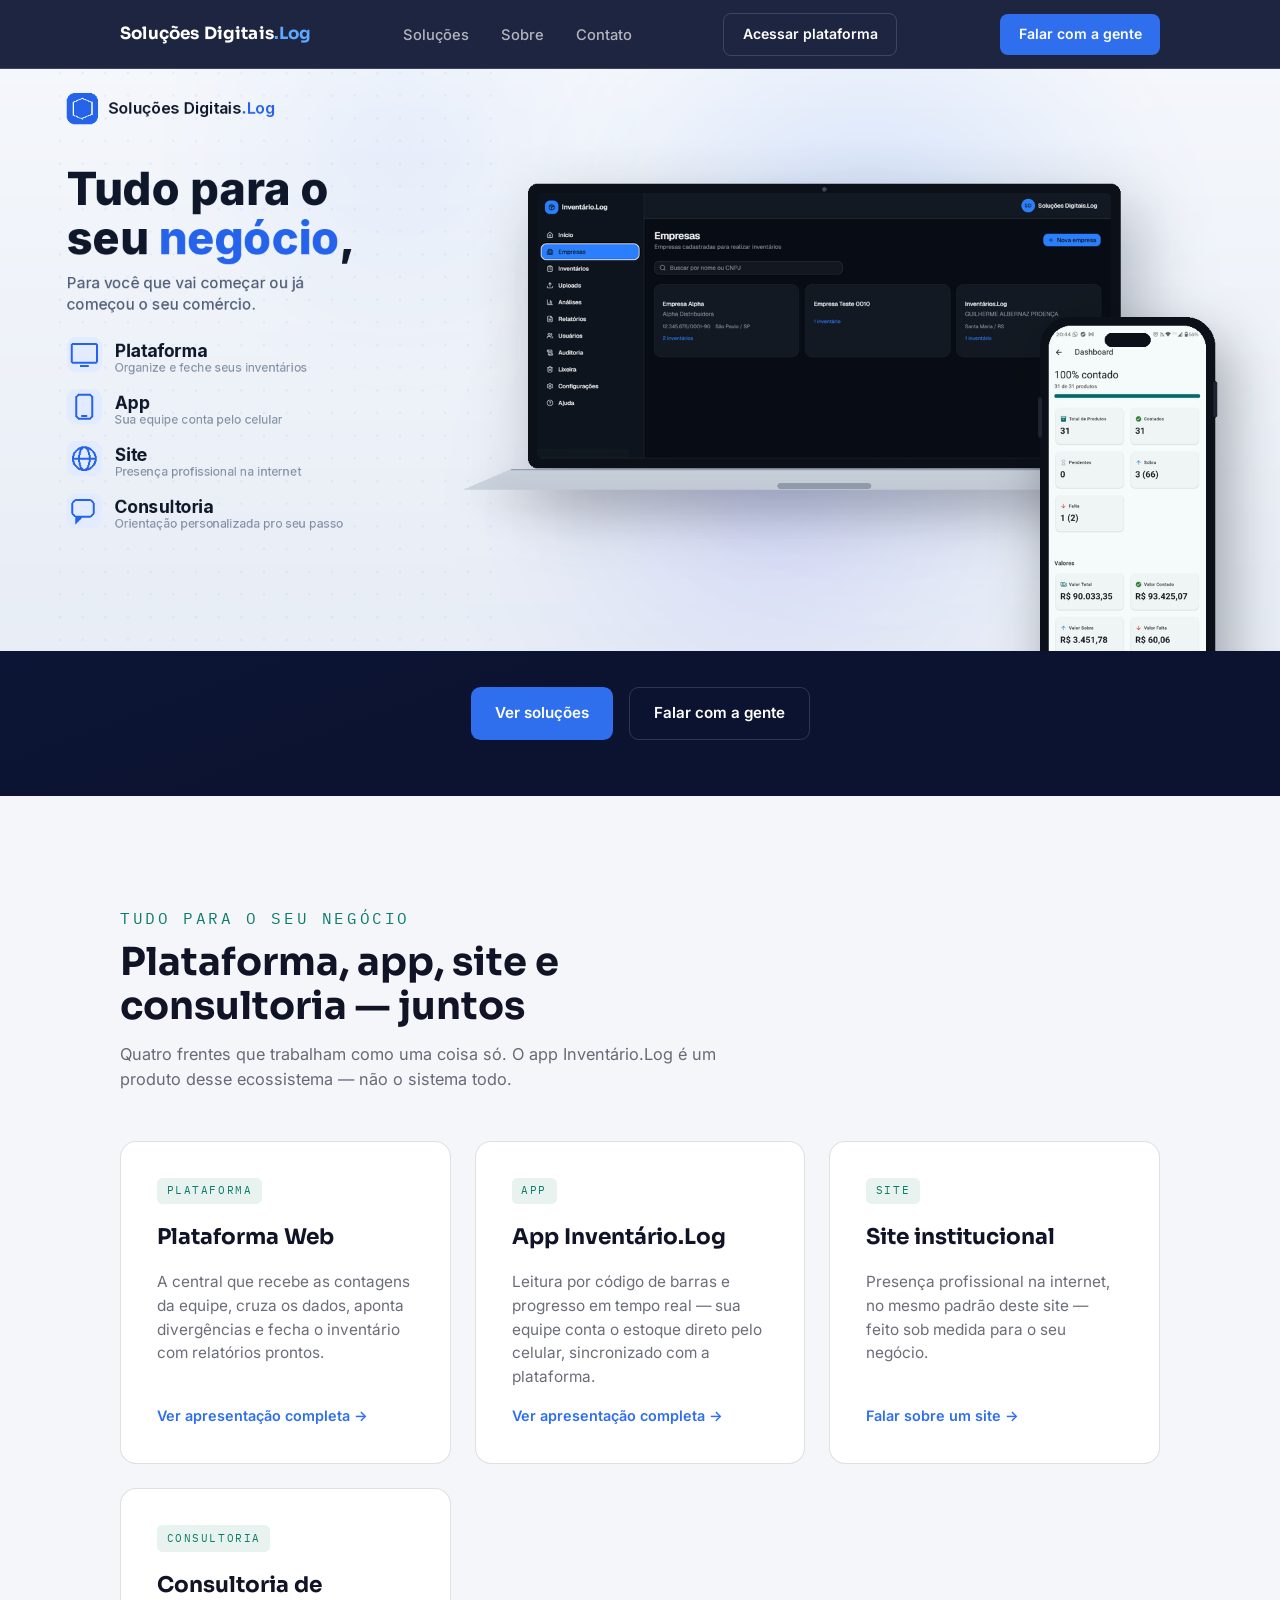
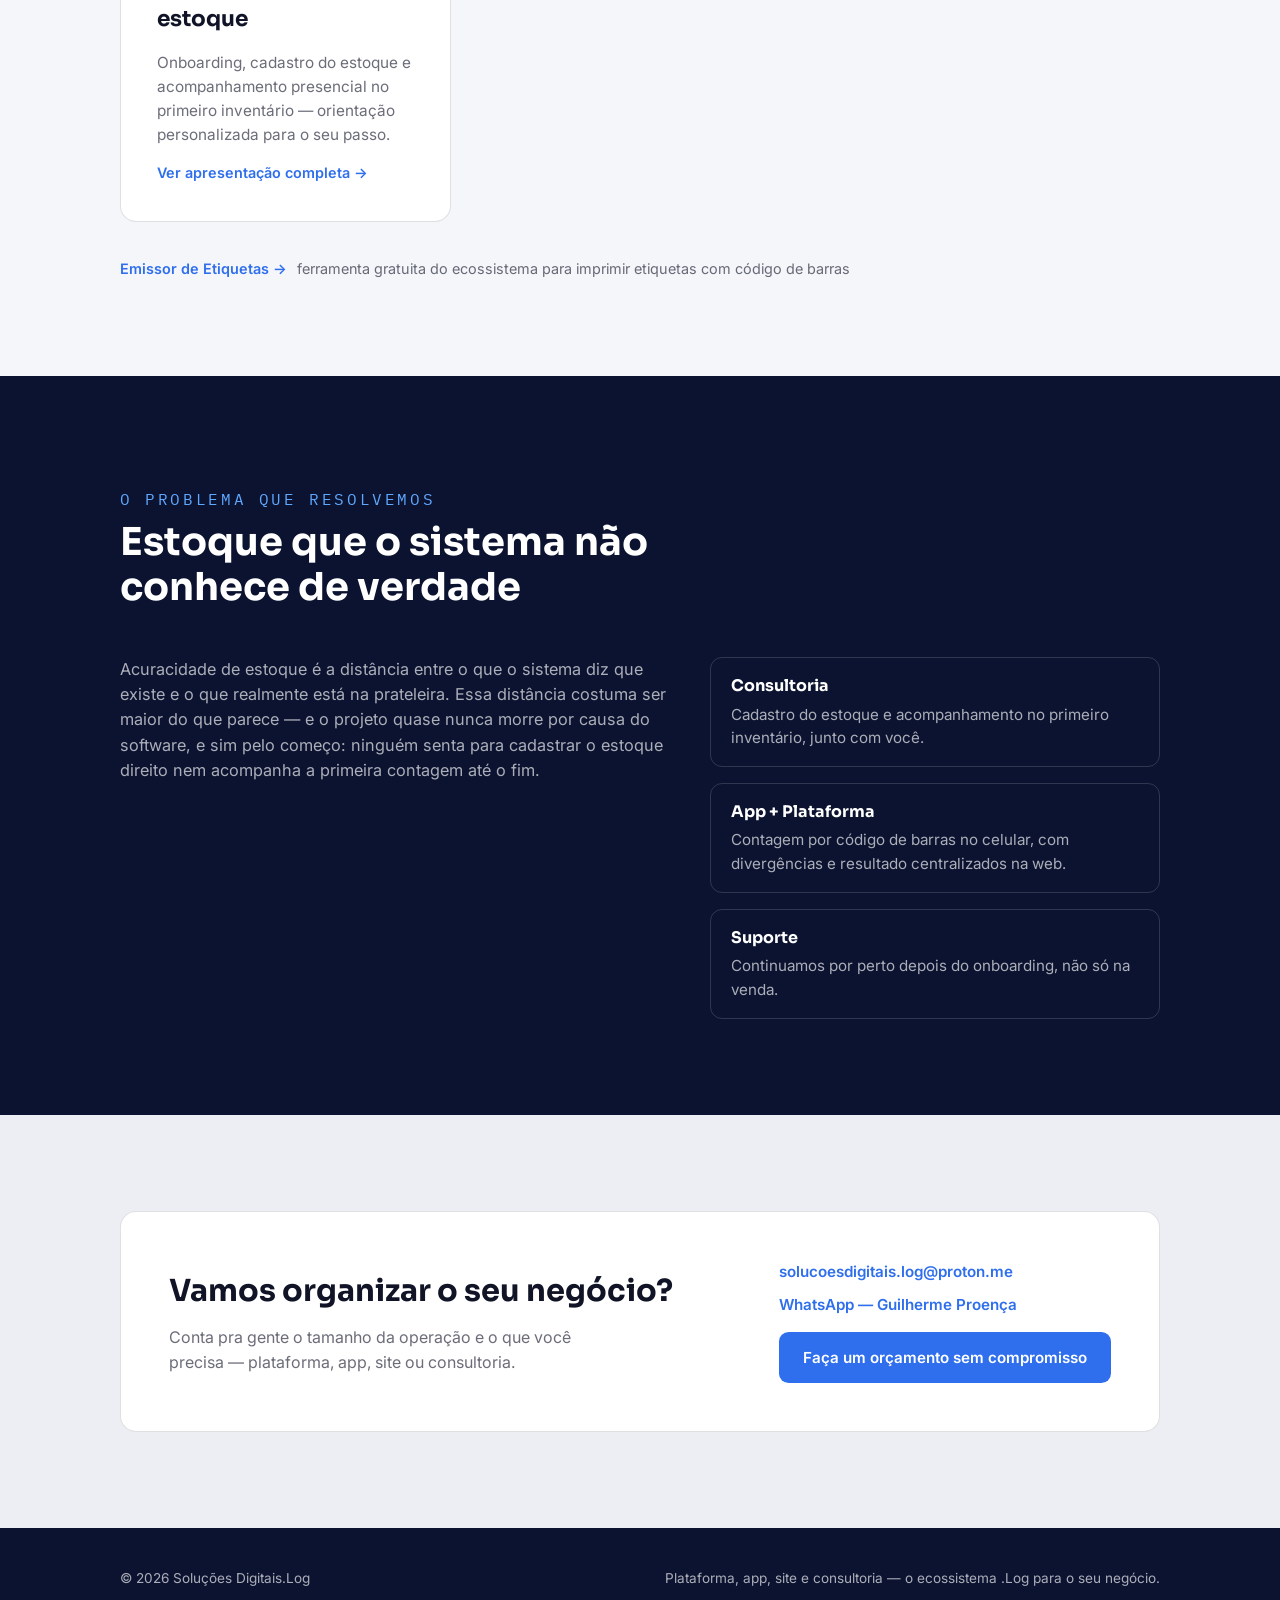
<file: index.html>
<!DOCTYPE html>
<html lang="pt-BR">
<head>
<meta charset="UTF-8">
<!-- Google tag (gtag.js) -->
<script async src="https://www.googletagmanager.com/gtag/js?id=G-54ZFV6P457"></script>
<script>
  window.dataLayer = window.dataLayer || [];
  function gtag(){dataLayer.push(arguments);}
  gtag('js', new Date());

  gtag('config', 'G-54ZFV6P457');
</script>
<meta name="google-site-verification" content="jezgve7q8Xp81lq7fCvEZlDZpePGsFhiztTqYEjxBtI" />
<meta name="viewport" content="width=device-width, initial-scale=1.0">
<title>Soluções Digitais.Log — Plataforma, app, site e consultoria para o seu negócio</title>
<meta name="description" content="Soluções Digitais.Log: o ecossistema .Log completo — plataforma web, app Inventário.Log, site institucional e consultoria — para organizar e profissionalizar o seu negócio.">
<link rel="canonical" href="https://solucoes-digitais-log.github.io/inventario-log-site/">
<meta property="og:type" content="website">
<meta property="og:site_name" content="Soluções Digitais.Log">
<meta property="og:title" content="Soluções Digitais.Log — Plataforma, app, site e consultoria para o seu negócio">
<meta property="og:description" content="Soluções Digitais.Log: o ecossistema .Log completo — plataforma web, app Inventário.Log, site institucional e consultoria — para organizar e profissionalizar o seu negócio.">
<meta property="og:image" content="https://solucoes-digitais-log.github.io/inventario-log-site/assets/img/hero-solucoes-digitais-log.png">
<meta property="og:url" content="https://solucoes-digitais-log.github.io/inventario-log-site/">
<meta property="og:locale" content="pt_BR">
<meta name="twitter:card" content="summary_large_image">
<meta name="twitter:title" content="Soluções Digitais.Log — Plataforma, app, site e consultoria para o seu negócio">
<meta name="twitter:description" content="Soluções Digitais.Log: o ecossistema .Log completo — plataforma web, app Inventário.Log, site institucional e consultoria — para organizar e profissionalizar o seu negócio.">
<meta name="twitter:image" content="https://solucoes-digitais-log.github.io/inventario-log-site/assets/img/hero-solucoes-digitais-log.png">
<script type="application/ld+json">
{
  "@context": "https://schema.org",
  "@type": "Organization",
  "name": "Soluções Digitais.Log",
  "alternateName": "Inventário.Log",
  "url": "https://solucoes-digitais-log.github.io/inventario-log-site/",
  "email": "solucoesdigitais.log@proton.me",
  "sameAs": [],
  "description": "Ecossistema .Log: plataforma web, app Inventário.Log, site institucional e consultoria para organizar e profissionalizar o estoque e o negócio.",
  "makesOffer": [
    { "@type": "Offer", "itemOffered": { "@type": "Service", "name": "Plataforma Web Inventário.Log" } },
    { "@type": "Offer", "itemOffered": { "@type": "Service", "name": "App Inventário.Log" } },
    { "@type": "Offer", "itemOffered": { "@type": "Service", "name": "Site institucional" } },
    { "@type": "Offer", "itemOffered": { "@type": "Service", "name": "Consultoria de estoque" } }
  ]
}
</script>
<link rel="preconnect" href="https://fonts.googleapis.com">
<link rel="preconnect" href="https://fonts.gstatic.com" crossorigin>
<link href="https://fonts.googleapis.com/css2?family=Sora:wght@400;500;600;700;800&family=Inter:wght@400;500;600;700&family=IBM+Plex+Mono:wght@400;500;600&display=swap" rel="stylesheet">
<link rel="stylesheet" href="assets/css/site.css?v=3">
</head>
<body>

<nav class="nav">
  <div class="wrap">
    <a class="nav-logo" href="#top">Soluções Digitais<span>.Log</span></a>
    <ul class="nav-links">
      <li><a href="#servicos">Soluções</a></li>
      <li><a href="#sobre">Sobre</a></li>
      <li><a href="#contato">Contato</a></li>
    </ul>
    <a class="nav-cta nav-cta-ghost" href="https://plataforma-web-ecru.vercel.app/" target="_blank" rel="noopener">Acessar plataforma</a>
    <a class="nav-cta" href="#contato">Falar com a gente</a>
  </div>
</nav>

<header class="hero" id="top">
  <div class="hero-image-frame">
    <img class="hero-image" src="assets/img/hero-solucoes-digitais-log.png" width="1920" height="1080" alt="Soluções Digitais.Log — tudo para o seu negócio: Plataforma, App, Site e Consultoria">
  </div>
  <div class="wrap">
    <div class="hero-actions">
      <a class="btn btn-primary" href="#servicos">Ver soluções</a>
      <a class="btn btn-ghost" href="#contato">Falar com a gente</a>
    </div>
  </div>
</header>

<section class="services" id="servicos">
  <div class="wrap">
    <div class="section-head">
      <p class="eyebrow">Tudo para o seu negócio</p>
      <h2>Plataforma, app, site e consultoria — juntos</h2>
      <p>Quatro frentes que trabalham como uma coisa só. O app Inventário.Log é um produto desse ecossistema — não o sistema todo.</p>
    </div>
    <div class="service-grid">
      <a class="service-card" href="servicos/plataforma-web.html">
        <span class="service-tag">Plataforma</span>
        <h3>Plataforma Web</h3>
        <p>A central que recebe as contagens da equipe, cruza os dados, aponta divergências e fecha o inventário com relatórios prontos.</p>
        <span class="service-link">Ver apresentação completa →</span>
      </a>
      <a class="service-card" href="servicos/inventario-log.html">
        <span class="service-tag">App</span>
        <h3>App Inventário.Log</h3>
        <p>Leitura por código de barras e progresso em tempo real — sua equipe conta o estoque direto pelo celular, sincronizado com a plataforma.</p>
        <span class="service-link">Ver apresentação completa →</span>
      </a>
      <a class="service-card" href="#contato">
        <span class="service-tag">Site</span>
        <h3>Site institucional</h3>
        <p>Presença profissional na internet, no mesmo padrão deste site — feito sob medida para o seu negócio.</p>
        <span class="service-link">Falar sobre um site →</span>
      </a>
      <a class="service-card" href="servicos/consultoria.html">
        <span class="service-tag">Consultoria</span>
        <h3>Consultoria de estoque</h3>
        <p>Onboarding, cadastro do estoque e acompanhamento presencial no primeiro inventário — orientação personalizada para o seu passo.</p>
        <span class="service-link">Ver apresentação completa →</span>
      </a>
    </div>
    <p class="tool-note">
      <a href="servicos/gerador-etiquetas.html">Emissor de Etiquetas →</a>
      <span>ferramenta gratuita do ecossistema para imprimir etiquetas com código de barras</span>
    </p>
  </div>
</section>

<section class="about" id="sobre">
  <div class="wrap">
    <div class="section-head">
      <p class="eyebrow">O problema que resolvemos</p>
      <h2>Estoque que o sistema não conhece de verdade</h2>
    </div>
    <div class="about-grid">
      <p>Acuracidade de estoque é a distância entre o que o sistema diz que existe e o que realmente está na prateleira. Essa distância costuma ser maior do que parece — e o projeto quase nunca morre por causa do software, e sim pelo começo: ninguém senta para cadastrar o estoque direito nem acompanha a primeira contagem até o fim.</p>
      <ul class="about-list">
        <li><strong>Consultoria</strong>Cadastro do estoque e acompanhamento no primeiro inventário, junto com você.</li>
        <li><strong>App + Plataforma</strong>Contagem por código de barras no celular, com divergências e resultado centralizados na web.</li>
        <li><strong>Suporte</strong>Continuamos por perto depois do onboarding, não só na venda.</li>
      </ul>
    </div>
  </div>
</section>

<section class="contact" id="contato">
  <div class="wrap">
    <div class="contact-box">
      <div>
        <h2>Vamos organizar o seu negócio?</h2>
        <p>Conta pra gente o tamanho da operação e o que você precisa — plataforma, app, site ou consultoria.</p>
      </div>
      <div class="contact-links">
        <a href="mailto:solucoesdigitais.log@proton.me">solucoesdigitais.log@proton.me</a>
        <a href="https://wa.me/5555991413773" target="_blank" rel="noopener">WhatsApp — Guilherme Proença</a>
        <a class="btn btn-primary" href="https://solucoes-digitais-log.github.io/diagnostico-estoque/" target="_blank" rel="noopener">Faça um orçamento sem compromisso</a>
      </div>
    </div>
  </div>
</section>

<footer>
  <div class="wrap">
    <span>© <span id="year"></span> Soluções Digitais.Log</span>
    <span>Plataforma, app, site e consultoria — o ecossistema .Log para o seu negócio.</span>
  </div>
</footer>

<script>document.getElementById('year').textContent = new Date().getFullYear();</script>
</body>
</html>
</file>
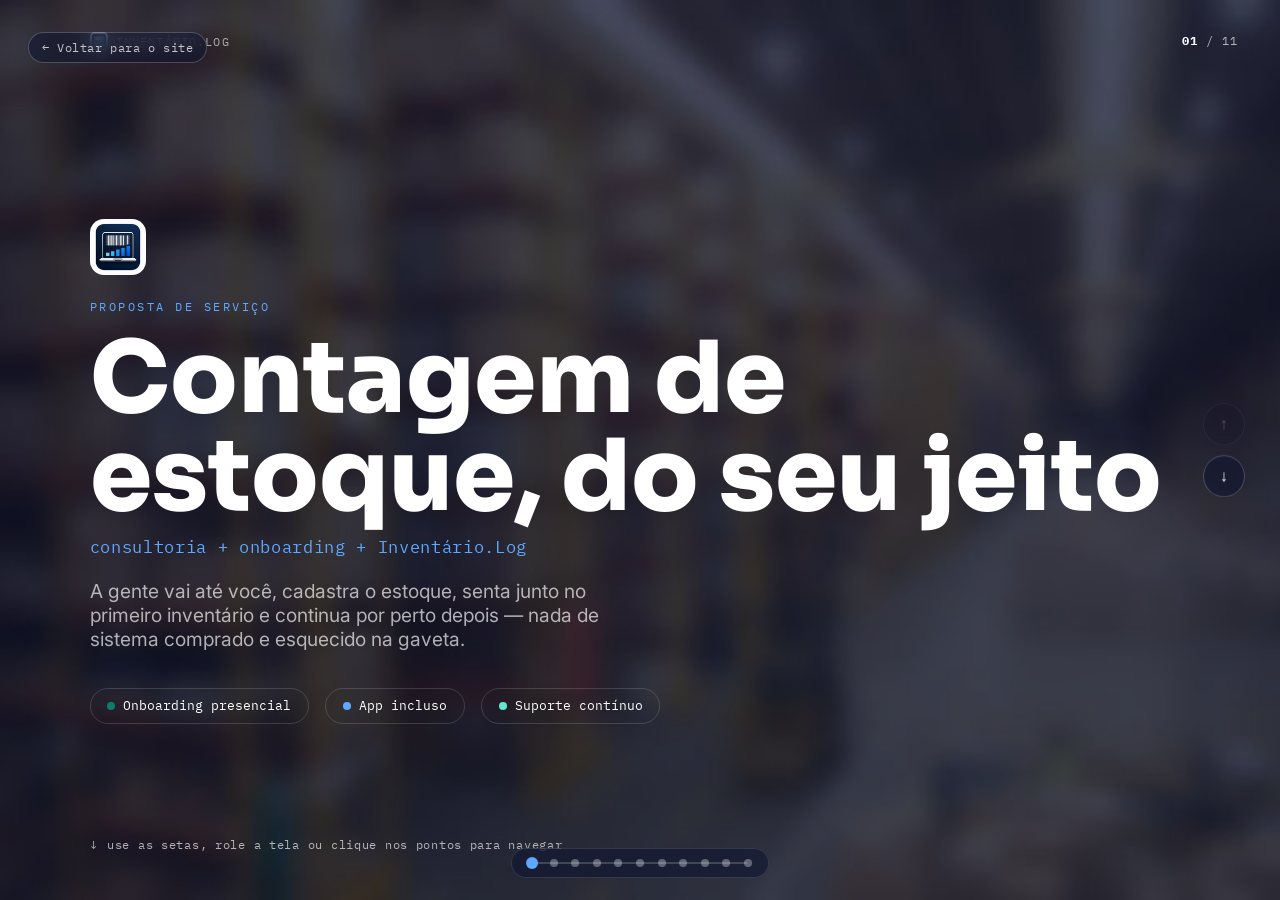
<file: servicos/consultoria.html>
<!DOCTYPE html>
<html lang="pt-BR">
<head>
<meta charset="UTF-8">
<!-- Google tag (gtag.js) -->
<script async src="https://www.googletagmanager.com/gtag/js?id=G-54ZFV6P457"></script>
<script>
  window.dataLayer = window.dataLayer || [];
  function gtag(){dataLayer.push(arguments);}
  gtag('js', new Date());

  gtag('config', 'G-54ZFV6P457');
</script>
<meta name="viewport" content="width=device-width, initial-scale=1.0">
<title>Consultoria de Estoque + Inventário.Log — Apresentação</title>
<meta name="description" content="Onboarding, cadastro do estoque e acompanhamento presencial no primeiro inventário — um processo testado, adaptado ao tamanho e ao jeito do seu negócio.">
<link rel="canonical" href="https://solucoes-digitais-log.github.io/inventario-log-site/servicos/consultoria.html">
<meta property="og:type" content="website">
<meta property="og:site_name" content="Soluções Digitais.Log">
<meta property="og:title" content="Consultoria de Estoque + Inventário.Log — Apresentação">
<meta property="og:description" content="Onboarding, cadastro do estoque e acompanhamento presencial no primeiro inventário — um processo testado, adaptado ao tamanho e ao jeito do seu negócio.">
<meta property="og:url" content="https://solucoes-digitais-log.github.io/inventario-log-site/servicos/consultoria.html">
<meta property="og:locale" content="pt_BR">
<link rel="preconnect" href="https://fonts.googleapis.com">
<link rel="preconnect" href="https://fonts.gstatic.com" crossorigin>
<link href="https://fonts.googleapis.com/css2?family=Sora:wght@400;500;600;700;800&family=Inter:wght@400;500;600;700&family=IBM+Plex+Mono:wght@400;500;600&display=swap" rel="stylesheet">
<style>
  :root{
    --navy:#0B1330;
    --navy-2:#101A42;
    --blue:#2F6FED;
    --blue-2:#5FA8FF;
    --teal:#0E7C6B;
    --mint:#E8F2EF;
    --green:#1E9E4A;
    --sky:#2F80ED;
    --red:#E5484D;
    --paper:#F5F6FA;
    --paper-2:#ECEEF4;
    --ink:#101426;
    --muted:rgba(16,20,38,.62);
    --line:rgba(16,20,38,.13);
    --on-navy-muted:rgba(255,255,255,.66);
    --on-navy-line:rgba(255,255,255,.15);
    --display:'Sora',system-ui,sans-serif;
    --body:'Inter',system-ui,sans-serif;
    --mono:'IBM Plex Mono',ui-monospace,monospace;
  }
  *{box-sizing:border-box; margin:0; padding:0;}
  html,body{height:100%; overflow:hidden;}
  body{ font-family:var(--body); background:var(--navy); color:var(--ink); -webkit-font-smoothing:antialiased; }
  ::selection{ background:var(--teal); color:#fff; }

  .deck{ position:relative; height:100vh; width:100vw; overflow:hidden; }
  .slides{ display:flex; flex-direction:column; transition:transform .95s cubic-bezier(.65,0,.35,1); will-change:transform; }
  .slide{
    height:100vh; width:100vw; flex-shrink:0; position:relative; overflow:hidden;
    display:flex; flex-direction:column; justify-content:center;
    padding: clamp(5rem,9vw,7.5rem) clamp(1.75rem,7vw,7rem) clamp(2.75rem,6vw,4.5rem);
  }
  .slide--paper{ background:var(--paper); color:var(--ink); }
  .slide--navy{ background:linear-gradient(160deg,var(--navy-2) 0%, var(--navy) 70%); color:#fff; }
  .slide--deep{ background:radial-gradient(circle at 78% 30%, #16204d 0%, var(--navy) 60%); color:#fff; }
  .slide--hero{ background:radial-gradient(ellipse 90% 70% at 68% 45%, #eef3fb 0%, #f6f7fb 55%, #eef0f5 100%); color:var(--ink); }
  .slide--hero .eyebrow{ color:var(--teal); }
  .slide--hero .subtitle{ color:var(--muted); }
  .slide--hero .bullet{ color:var(--ink); }
  .slide--hero .callout{ background:rgba(14,124,107,.08); border-left-color:var(--teal); color:var(--ink); }

  .bg-photo{ position:absolute; inset:0; background-size:cover; background-position:center; z-index:0; }
  .bg-wash{ position:absolute; inset:0; z-index:0; }
  .slide--paper .bg-wash{ background:rgba(245,246,250,.90); }
  .slide--deep .bg-wash, .slide--navy .bg-wash{ background:rgba(11,19,48,.87); }

  .eyebrow{ font-family:var(--mono); font-size:.72rem; letter-spacing:.16em; text-transform:uppercase;
    opacity:0; transform:translateY(10px); transition:opacity .6s ease, transform .6s ease; position:relative; z-index:2;}
  .slide--paper .eyebrow{ color:var(--teal); }
  .slide--navy .eyebrow, .slide--deep .eyebrow{ color:var(--blue-2); }

  h1.title{ font-family:var(--display); font-weight:700; line-height:1.04;
    font-size:clamp(1.9rem,4.6vw,3.6rem); margin-top:.5rem; max-width:20ch; position:relative; z-index:2;
    opacity:0; transform:translateY(16px); transition:opacity .7s ease .08s, transform .7s ease .08s; }
  .subtitle{ font-size:clamp(.95rem,1.4vw,1.15rem); max-width:52ch; margin-top:1.1rem; line-height:1.55; position:relative; z-index:2;
    opacity:0; transform:translateY(14px); transition:opacity .7s ease .16s, transform .7s ease .16s; }
  .slide--paper .subtitle{ color:var(--muted); }
  .slide--navy .subtitle, .slide--deep .subtitle{ color:var(--on-navy-muted); }
  .is-active .eyebrow, .is-active h1.title, .is-active .subtitle{ opacity:1; transform:none; }

  .stagger > *{ opacity:0; transform:translateY(18px); transition:opacity .6s ease, transform .6s ease; }
  .is-active .stagger > *{ opacity:1; transform:none; }
  .stagger > *:nth-child(1){ transition-delay:.18s; } .stagger > *:nth-child(2){ transition-delay:.26s; }
  .stagger > *:nth-child(3){ transition-delay:.34s; } .stagger > *:nth-child(4){ transition-delay:.42s; }
  .stagger > *:nth-child(5){ transition-delay:.5s; } .stagger > *:nth-child(6){ transition-delay:.58s; }

  /* COVER */
  .cover-content{ position:relative; z-index:2; }
  .cover-eyebrow{ font-family:var(--mono); letter-spacing:.2em; text-transform:uppercase; font-size:.78rem; color:var(--blue-2);
    opacity:0; transform:translateY(10px); transition:opacity .7s ease, transform .7s ease;}
  .is-active .cover-eyebrow{ opacity:1; transform:none; }
  h1.cover-title{ font-family:var(--display); font-weight:800; color:#fff; line-height:.98;
    font-size:clamp(2.4rem,8vw,6.2rem); margin-top:1rem;
    opacity:0; transform:translateY(24px); transition:opacity .8s ease .1s, transform .8s ease .1s; }
  .is-active h1.cover-title{ opacity:1; transform:none; }
  .cover-tagline{ font-family:var(--mono); color:var(--blue-2); font-size:clamp(.85rem,1.4vw,1.05rem); margin-top:.7rem; letter-spacing:.04em;
    opacity:0; transform:translateY(16px); transition:opacity .8s ease .2s, transform .8s ease .2s; }
  .is-active .cover-tagline{ opacity:1; transform:none; }
  .cover-sub{ color:var(--on-navy-muted); font-size:clamp(1rem,1.5vw,1.2rem); max-width:46ch; margin-top:1.3rem;
    opacity:0; transform:translateY(16px); transition:opacity .8s ease .3s, transform .8s ease .3s; }
  .is-active .cover-sub{ opacity:1; transform:none; }
  .cover-badges{ display:flex; gap:1rem; margin-top:2.3rem; flex-wrap:wrap;
    opacity:0; transform:translateY(16px); transition:opacity .8s ease .4s, transform .8s ease .4s;}
  .is-active .cover-badges{ opacity:1; transform:none; }
  .badge{ font-family:var(--mono); font-size:.8rem; border:1px solid var(--on-navy-line); border-radius:100px;
    padding:.55rem 1.05rem; color:#fff; display:flex; align-items:center; gap:.5rem; }
  .badge .dot{ width:8px; height:8px; border-radius:50%; }
  .cover-logo{ width:56px; height:56px; border-radius:14px; margin-bottom:1.2rem;
    opacity:0; transform:translateY(10px); transition:opacity .7s ease .04s, transform .7s ease .04s; }
  .is-active .cover-logo{ opacity:1; transform:none; }
  .cover-hint{ position:absolute; bottom:clamp(1.5rem,4vw,3rem); left:clamp(1.75rem,7vw,7rem);
    font-family:var(--mono); font-size:.75rem; color:var(--on-navy-muted); letter-spacing:.06em;
    display:flex; align-items:center; gap:.6rem; z-index:2; opacity:0; transition:opacity .8s ease .6s; }
  .is-active .cover-hint{ opacity:1; }
  .cover-hint .chev{ animation:bob 1.6s ease-in-out infinite; }
  @keyframes bob{ 0%,100%{ transform:translateY(0);} 50%{ transform:translateY(5px);} }

  /* STAT / FACT CARDS */
  .factgrid{ display:grid; grid-template-columns:repeat(3,1fr); gap:1.1rem; margin-top:2.2rem; max-width:64rem; position:relative; z-index:2; }
  @media(max-width:900px){ .factgrid{ grid-template-columns:1fr; } }
  .fact{ background:#fff; border:1px solid var(--line); border-radius:14px; padding:1.4rem 1.4rem; }
  .fact .fact-num{ font-family:var(--display); font-weight:800; font-size:2.6rem; color:var(--teal); }
  .fact .fact-label{ font-size:.85rem; color:var(--muted); margin-top:.5rem; line-height:1.4; }

  .stat-row{ display:flex; gap:1.4rem; margin-top:2.2rem; flex-wrap:wrap; position:relative; z-index:2; }
  .stat-block{ background:rgba(255,255,255,.06); border:1px solid var(--on-navy-line); border-radius:14px; padding:1.3rem 1.5rem; min-width:220px; flex:1; }
  .stat-block .snum{ font-family:var(--display); font-weight:800; font-size:2.4rem; color:var(--blue-2); }
  .stat-block .slabel{ font-size:.83rem; color:var(--on-navy-muted); margin-top:.5rem; line-height:1.45; }

  .bullets{ margin-top:2rem; display:flex; flex-direction:column; gap:.9rem; max-width:56ch; position:relative; z-index:2; }
  .bullet{ display:flex; gap:.9rem; align-items:flex-start; font-size:.95rem; line-height:1.5; }
  .bullet .bmark{ width:7px; height:7px; border-radius:50%; background:var(--red); margin-top:.5rem; flex-shrink:0; }
  .slide--paper .bullet{ color:var(--ink); }
  .slide--navy .bullet, .slide--deep .bullet{ color:var(--on-navy-muted); }

  .callout{ margin-top:1.8rem; padding:1rem 1.3rem; border-left:3px solid var(--teal); border-radius:6px;
    background:rgba(14,124,107,.08); font-size:.95rem; max-width:58ch; line-height:1.5; position:relative; z-index:2; }
  .slide--navy .callout, .slide--deep .callout{ background:rgba(95,168,255,.1); border-left-color:var(--blue-2); color:#fff; }

  .source-note{ margin-top:1.1rem; font-family:var(--mono); font-size:.72rem; opacity:.55; max-width:56ch; position:relative; z-index:2; }

  /* JORNADA STEPS */
  .journey{ display:flex; flex-wrap:wrap; gap:0; margin-top:2.4rem; max-width:66rem; position:relative; z-index:2; }
  .jstep{ display:flex; align-items:center; gap:.6rem; padding:.5rem .95rem .5rem 0; }
  .jstep .jnum{ font-family:var(--mono); font-size:.72rem; color:var(--teal); background:rgba(14,124,107,.12); border-radius:100px; width:26px; height:26px; display:flex; align-items:center; justify-content:center; flex-shrink:0; }
  .jstep .jtext{ font-size:.88rem; font-weight:500; }
  .jarrow{ color:var(--muted); font-size:.9rem; padding:0 .3rem; }

  /* PHONE SHOWCASE SLIDES */
  .showcase{ display:grid; grid-template-columns:1.1fr .9fr; gap:3rem; align-items:center; height:100%; position:relative; z-index:2; }
  @media(max-width:900px){ .showcase{ grid-template-columns:1fr; gap:1.5rem; } }
  .showcase-text{ max-width:46ch; }
  .showcase-phone-wrap{ display:flex; justify-content:center; align-items:center; position:relative; }
  .phone{ width:min(260px,68vw); border-radius:34px; overflow:hidden; position:relative;
    box-shadow: 0 40px 80px -20px rgba(16,20,38,.35), 0 14px 30px -10px rgba(16,20,38,.2), 0 0 0 8px #14192e, 0 0 0 9px rgba(255,255,255,.5);
    opacity:0; transform:translateY(24px) scale(.96); transition:opacity .8s ease .2s, transform .8s ease .2s; }
  .is-active .phone{ opacity:1; transform:none; }
  .phone img{ width:100%; display:block; }
  .phone-glow{ position:absolute; inset:-60px; background:radial-gradient(circle, rgba(47,111,237,.16), transparent 68%); z-index:-1; }
  .phone-stage{ position:relative; }
  .phone-floor{ position:absolute; left:50%; bottom:-6%; width:78%; height:34px; transform:translateX(-50%);
    background:radial-gradient(ellipse, rgba(16,20,38,.22), transparent 72%); filter:blur(2px); z-index:-1; }
  .slide--hero .mini-stat{ background:#fff; border:1px solid var(--line); color:var(--muted); }
  .slide--hero .mini-stat b{ color:var(--ink); }

  .scanline{ position:absolute; left:6%; right:6%; height:3px; border-radius:3px;
    background:linear-gradient(90deg, transparent, var(--teal) 20%, #5FE8CE 50%, var(--teal) 80%, transparent);
    box-shadow:0 0 16px 3px rgba(14,124,107,.8);
    top:8%; opacity:0; }
  .is-active .scanline{ animation: scan 2.6s ease-in-out .5s infinite; opacity:1; }
  @keyframes scan{ 0%{ top:10%; opacity:0;} 8%{ opacity:1;} 50%{ top:88%; opacity:1;} 58%{ opacity:0;} 100%{ top:88%; opacity:0;} }

  .mini-stats{ display:flex; gap:1rem; margin-top:1.6rem; flex-wrap:wrap; }
  .mini-stat{ font-family:var(--mono); font-size:.78rem; color:var(--on-navy-muted); border:1px solid var(--on-navy-line); border-radius:8px; padding:.5rem .8rem; }
  .mini-stat b{ color:#fff; display:block; font-family:var(--display); font-size:1.15rem; }

  /* BENEFITS GRID */
  .benefitgrid{ display:grid; grid-template-columns:repeat(3,1fr); gap:1rem; margin-top:2.2rem; max-width:72rem; position:relative; z-index:2; }
  @media(max-width:900px){ .benefitgrid{ grid-template-columns:1fr 1fr; } }
  @media(max-width:600px){ .benefitgrid{ grid-template-columns:1fr; } }
  .benefit{ background:#fff; border:1px solid var(--line); border-radius:14px; padding:1.3rem; }
  .benefit .bicon{ font-family:var(--mono); font-size:.7rem; color:var(--teal); letter-spacing:.08em; text-transform:uppercase; }
  .benefit .btitle{ font-family:var(--display); font-weight:700; font-size:1.05rem; margin-top:.6rem; color:var(--ink); }
  .benefit .bdesc{ font-size:.85rem; color:var(--muted); margin-top:.4rem; line-height:1.45; }

  /* CLOSING */
  .closing-title{ font-family:var(--display); font-weight:800; color:#fff; font-size:clamp(2rem,6vw,4.6rem); line-height:1.06; max-width:16ch; position:relative; z-index:2; }
  .closing-title em{ font-style:normal; color:var(--blue-2); }

  /* NAV */
  .route-nav{ position:fixed; left:50%; bottom:1.4rem; transform:translateX(-50%); display:flex; align-items:center; z-index:30;
    background:rgba(11,19,48,.55); backdrop-filter:blur(10px); border:1px solid rgba(255,255,255,.12); border-radius:100px; padding:.6rem 1rem; }
  .route-track{ position:relative; display:flex; align-items:center; gap:.85rem; }
  .route-line{ position:absolute; top:50%; left:5px; right:5px; height:2px; background:rgba(255,255,255,.18); transform:translateY(-50%); z-index:0; }
  .route-dot{ width:8px; height:8px; border-radius:50%; background:rgba(255,255,255,.32); position:relative; z-index:1; cursor:pointer;
    transition:background .35s ease, transform .35s ease; border:none; padding:0; }
  .route-dot:hover{ background:rgba(255,255,255,.6); }
  .route-dot.active{ background:var(--blue-2); transform:scale(1.5); }
  .route-dot:focus-visible{ outline:2px solid var(--blue-2); outline-offset:4px; }

  .side-controls{ position:fixed; right:clamp(1rem,3vw,2.2rem); top:50%; transform:translateY(-50%); z-index:30; display:flex; flex-direction:column; gap:.6rem; }
  .nav-btn{ width:42px; height:42px; border-radius:50%; border:1px solid rgba(255,255,255,.22); background:rgba(11,19,48,.5);
    backdrop-filter:blur(8px); color:#fff; cursor:pointer; display:flex; align-items:center; justify-content:center; font-size:1rem;
    transition:background .25s ease, opacity .25s ease; }
  .nav-btn:hover{ background:rgba(255,255,255,.15); }
  .nav-btn:disabled{ opacity:.25; cursor:default; }
  .nav-btn:focus-visible{ outline:2px solid var(--blue-2); outline-offset:3px; }

  .counter{ position:fixed; top:clamp(1.2rem,3vw,2rem); right:clamp(1.5rem,4vw,2.6rem); z-index:30;
    font-family:var(--mono); font-size:.78rem; color:rgba(255,255,255,.65); letter-spacing:.08em; }
  .counter b{ color:#fff; }
  .brandmark{ position:fixed; top:clamp(1.2rem,3vw,2rem); left:clamp(1.75rem,7vw,7rem); z-index:30; display:flex; align-items:center; gap:.5rem;
    font-family:var(--mono); font-size:.72rem; letter-spacing:.1em; text-transform:uppercase; color:rgba(255,255,255,.6); }
  .brandmark img{ width:18px; height:18px; border-radius:5px; }

  .back-home{ position:fixed; top:clamp(1.2rem,3vw,2rem); left:clamp(1.25rem,3vw,1.75rem); z-index:31;
    display:flex; align-items:center; gap:.4rem; text-decoration:none;
    font-family:var(--mono); font-size:.72rem; letter-spacing:.05em; color:rgba(255,255,255,.75);
    border:1px solid rgba(255,255,255,.22); background:rgba(11,19,48,.5); backdrop-filter:blur(8px);
    padding:.45rem .8rem; border-radius:999px; transition:background .25s ease, color .25s ease; }
  .back-home:hover{ background:rgba(255,255,255,.15); color:#fff; }

  @media (prefers-reduced-motion: reduce){ *{ animation:none !important; transition:none !important; } }
</style>
</head>
<body>

<a class="back-home" href="../index.html">← Voltar para o site</a>
<div class="deck">
  <div class="slides" id="slides">

    <!-- 0 COVER -->
    <section class="slide slide--deep" data-title="Início">
      <div class="bg-photo" style="background-image:url('[data-uri]')"></div>
      <div class="bg-wash" style="background:rgba(11,19,48,.66)"></div>
      <div class="cover-content">
        <img class="cover-logo" src="[data-uri]" alt="Inventário.Log">
        <div class="cover-eyebrow">Proposta de serviço</div>
        <h1 class="cover-title">Contagem de estoque, do seu jeito</h1>
        <div class="cover-tagline">consultoria + onboarding + Inventário.Log</div>
        <p class="cover-sub">A gente vai até você, cadastra o estoque, senta junto no primeiro inventário e continua por perto depois — nada de sistema comprado e esquecido na gaveta.</p>
        <div class="cover-badges">
          <span class="badge"><span class="dot" style="background:var(--teal)"></span>Onboarding presencial</span>
          <span class="badge"><span class="dot" style="background:var(--blue-2)"></span>App incluso</span>
          <span class="badge"><span class="dot" style="background:#5FE8CE"></span>Suporte contínuo</span>
        </div>
      </div>
      <div class="cover-hint"><span class="chev">↓</span> use as setas, role a tela ou clique nos pontos para navegar</div>
    </section>

    <!-- 1 O PROBLEMA -->
    <section class="slide slide--paper" data-title="O problema">
      <div class="bg-photo" style="background-image:url('[data-uri]')"></div>
      <div class="bg-wash" style="background:rgba(245,246,250,.72)"></div>
      <div class="eyebrow">O problema</div>
      <h1 class="title">Estoque que o sistema não conhece de verdade</h1>
      <p class="subtitle">Acuracidade de estoque é a distância entre o que o sistema diz que existe e o que realmente está na prateleira. E essa distância costuma ser maior do que parece.</p>
      <div class="factgrid stagger">
        <div class="fact"><div class="fact-num">65%</div><div class="fact-label">acuracidade média de estoque no varejo americano, segundo levantamento do Auburn University RFID Lab — boa parte do tempo a loja não sabe com certeza o que tem em mãos</div></div>
        <div class="fact"><div class="fact-num">83%</div><div class="fact-label">média mais recente apontada por pesquisa da CAPS Research (via NetSuite, 2024) — evolução real, mas ainda longe do ideal</div></div>
        <div class="fact"><div class="fact-num">~99%</div><div class="fact-label">nível de acuracidade das operações consideradas referência no setor — a distância até lá é onde mora a oportunidade</div></div>
      </div>
    </section>

    <!-- 2 ONDE O PROJETO MORRE -->
    <section class="slide slide--paper" data-title="Onde o projeto morre">
      <div class="bg-photo" style="background-image:url('[data-uri]')"></div>
      <div class="bg-wash"></div>
      <div class="eyebrow">Onde o projeto morre</div>
      <h1 class="title">Não é o software que falha. É o começo.</h1>
      <div class="bullets stagger">
        <div class="bullet"><span class="bmark"></span>Centenas de produtos pra cadastrar sozinho, sem tempo nem prática — é aqui que a maioria desiste</div>
        <div class="bullet"><span class="bmark"></span>Sistema comprado, instalado, e nunca colocado de pé de verdade</div>
        <div class="bullet"><span class="bmark"></span>Primeiro inventário começa animado e é abandonado na metade</div>
        <div class="bullet"><span class="bmark"></span>Planilha antiga vence o app novo, só por hábito</div>
      </div>
      <div class="callout">O maior risco de qualquer sistema de estoque não é o software. É o primeiro cadastro nunca terminar.</div>
    </section>

    <!-- 3 O SERVICO EM 3 FRENTES -->
    <section class="slide slide--paper" data-title="O serviço">
      <div class="bg-photo" style="background-image:url('[data-uri]')"></div>
      <div class="bg-wash"></div>
      <div class="eyebrow">O serviço</div>
      <h1 class="title">Três frentes, um só compromisso</h1>
      <p class="subtitle">Consultoria, aplicativo e suporte trabalhando juntos — não um sistema que você recebe e tem que descobrir sozinho como usar.</p>
      <div class="benefitgrid stagger">
        <div class="benefit"><div class="bicon">01 · Consultoria</div><div class="btitle">Onboarding com você</div><div class="bdesc">Cadastramos o estoque inicial e acompanhamos o primeiro inventário lado a lado.</div></div>
        <div class="benefit"><div class="bicon">02 · App</div><div class="btitle">Inventário.Log incluso</div><div class="bdesc">Leitura por código de barras, dashboard em tempo real, divergência automática.</div></div>
        <div class="benefit"><div class="bicon">03 · Suporte</div><div class="btitle">Acompanhamento contínuo</div><div class="bdesc">Continuamos por perto na gestão, não só na entrega do sistema.</div></div>
      </div>
    </section>

    <!-- 4 COMO FUNCIONA O ONBOARDING -->
    <section class="slide slide--paper" data-title="O onboarding">
      <div class="bg-photo" style="background-image:url('[data-uri]')"></div>
      <div class="bg-wash"></div>
      <div class="eyebrow">Como funciona</div>
      <h1 class="title">Do primeiro papo ao estoque rodando</h1>
      <div class="journey stagger">
        <div class="jstep"><span class="jnum">1</span><span class="jtext">Conversa inicial</span></div><span class="jarrow">→</span>
        <div class="jstep"><span class="jnum">2</span><span class="jtext">Levantamento do estoque</span></div><span class="jarrow">→</span>
        <div class="jstep"><span class="jnum">3</span><span class="jtext">Cadastro dos produtos, com você</span></div><span class="jarrow">→</span>
        <div class="jstep"><span class="jnum">4</span><span class="jtext">Primeiro inventário acompanhado</span></div><span class="jarrow">→</span>
        <div class="jstep"><span class="jnum">5</span><span class="jtext">Ajustes finos</span></div><span class="jarrow">→</span>
        <div class="jstep"><span class="jnum">6</span><span class="jtext">Suporte contínuo</span></div>
      </div>
    </section>

    <!-- 5 POR QUE FAZEMOS JUNTO -->
    <section class="slide slide--paper" data-title="Por que fazemos junto">
      <div class="bg-photo" style="background-image:url('[data-uri]')"></div>
      <div class="bg-wash"></div>
      <div class="eyebrow">Por que fazemos junto</div>
      <h1 class="title">A parte que mais trava, a gente resolve com você</h1>
      <div class="bullets stagger">
        <div class="bullet"><span class="bmark"></span>Você não cadastra sozinho: a gente senta junto e cadastra o estoque com você</div>
        <div class="bullet"><span class="bmark"></span>O primeiro inventário é acompanhado — não só explicado num manual</div>
        <div class="bullet"><span class="bmark"></span>Cada ajuste feito na prática vira aprendizado que melhora o processo pro seu negócio</div>
      </div>
      <div class="callout">Comerciante com pouca gestão não cadastra centenas de produtos sozinho — é aí que a maioria dos sistemas de estoque morre. A gente resolve isso logo na largada.</div>
    </section>

    <!-- 6 TELA CONTAGEM -->
    <section class="slide slide--hero" data-title="O app: Contagem">
      <div class="showcase">
        <div class="showcase-text">
          <div class="eyebrow">O que fica com você · App</div>
          <h1 class="title">Aponta, lê, confirma</h1>
          <p class="subtitle">A leitura por código de barras — ou a busca manual — identifica o produto na hora. Depois do onboarding, contar estoque no dia a dia vira só isso: apontar, ler, confirmar.</p>
        </div>
        <div class="showcase-phone-wrap"><div class="phone-stage"><div class="phone-glow"></div><div class="phone-floor"></div>
          <div class="phone"><img src="[data-uri]" alt="Tela de contagem por código de barras"><div class="scanline"></div></div>
        </div></div>
      </div>
    </section>

    <!-- 7 TELA DASHBOARD -->
    <section class="slide slide--hero" data-title="O app: Dashboard">
      <div class="showcase">
        <div class="showcase-text">
          <div class="eyebrow">O que fica com você · Resultado</div>
          <h1 class="title">O andamento do inventário, sempre visível</h1>
          <p class="subtitle">Total de produtos, contados, pendentes, sobra e falta — com o valor financeiro de cada um — atualizados a cada contagem confirmada, sem esperar o fechamento pra saber onde está o problema.</p>
          <div class="mini-stats">
            <div class="mini-stat"><b>31/31</b>produtos contados</div>
            <div class="mini-stat"><b>R$ 90.033</b>valor esperado</div>
            <div class="mini-stat"><b>R$ 93.425</b>valor contado</div>
          </div>
          <p class="source-note" style="margin-top:.9rem;">Números de um inventário de demonstração.</p>
        </div>
        <div class="showcase-phone-wrap"><div class="phone-stage"><div class="phone-glow"></div><div class="phone-floor"></div><div class="phone"><img src="[data-uri]" alt="Dashboard do inventário"></div></div></div>
      </div>
    </section>

    <!-- 8 METODOLOGIA -->
    <section class="slide slide--paper" data-title="Metodologia">
      <div class="bg-photo" style="background-image:url('[data-uri]')"></div>
      <div class="bg-wash"></div>
      <div class="eyebrow">Como sistematizamos</div>
      <h1 class="title">Processo testado, não feito no improviso</h1>
      <div class="bullets stagger">
        <div class="bullet"><span class="bmark"></span>Roteiro de onboarding padronizado, adaptado ao seu tipo de negócio</div>
        <div class="bullet"><span class="bmark"></span>Importação em massa da planilha ou sistema que você já usa</div>
        <div class="bullet"><span class="bmark"></span>Leitura por código de barras desde o primeiro dia de contagem</div>
        <div class="bullet"><span class="bmark"></span>Acompanhamento até o primeiro inventário fechar de verdade</div>
      </div>
      <div class="callout">Consultoria não escala como software — por isso tratamos o onboarding como processo, não como trabalho artesanal a cada cliente novo.</div>
    </section>

    <!-- 9 MODELO DO SERVICO -->
    <section class="slide slide--paper" data-title="Modelo do serviço">
      <div class="bg-photo" style="background-image:url('[data-uri]')"></div>
      <div class="bg-wash"></div>
      <div class="eyebrow">Modelo do serviço</div>
      <h1 class="title">Adaptado ao tamanho e ao jeito do seu negócio</h1>
      <div class="benefitgrid stagger">
        <div class="benefit"><div class="bicon">Onboarding</div><div class="btitle">Ajustado ao seu estoque</div><div class="bdesc">Volume de produtos, número de lojas e tempo de implantação sob medida.</div></div>
        <div class="benefit"><div class="bicon">App</div><div class="btitle">Uso contínuo</div><div class="bdesc">Sem limite de contagens, disponível pra sua equipe no dia a dia.</div></div>
        <div class="benefit"><div class="bicon">Suporte</div><div class="btitle">Na frequência que você escolhe</div><div class="bdesc">Mensal, por ciclo de inventário, ou sob demanda.</div></div>
      </div>
      <div class="callout">O pacote não é fixo — a gente ajusta ao seu estoque, ao seu volume e ao seu jeito de operar.</div>
    </section>

    <!-- 10 FECHAMENTO -->
    <section class="slide slide--deep" data-title="Fechamento">
      <div class="bg-photo" style="background-image:url('[data-uri]')"></div>
      <div class="bg-wash"></div>
      <div class="eyebrow">Fechamento</div>
      <h1 class="closing-title stagger" style="opacity:1;transform:none;">Seu estoque.<br>Contado <em>com você</em>.</h1>
      <p class="subtitle" style="max-width:50ch; opacity:1; transform:none;">Consultoria + Inventário.Log — onboarding, contagem e suporte, do seu jeito.</p>
      <div class="badge" style="margin-top:2rem; width:fit-content; position:relative; z-index:2;"><span class="dot" style="background:var(--teal)"></span>Vamos conversar sobre o seu estoque</div>
    </section>

  </div>

  <div class="brandmark"><img src="[data-uri]" alt="">Inventário.Log</div>
  <div class="counter" id="counter"><b>01</b> / 11</div>

  <nav class="route-nav" aria-label="Navegação entre slides">
    <div class="route-track" id="routeTrack"><div class="route-line"></div></div>
  </nav>

  <div class="side-controls">
    <button class="nav-btn" id="prevBtn" aria-label="Slide anterior">↑</button>
    <button class="nav-btn" id="nextBtn" aria-label="Próximo slide">↓</button>
  </div>
</div>

<script>
  const slidesEl = document.getElementById('slides');
  const slides = Array.from(document.querySelectorAll('.slide'));
  const total = slides.length;
  const counter = document.getElementById('counter');
  const prevBtn = document.getElementById('prevBtn');
  const nextBtn = document.getElementById('nextBtn');
  const routeTrack = document.getElementById('routeTrack');
  let index = 0, animating = false;

  slides.forEach((s, i) => {
    const dot = document.createElement('button');
    dot.className = 'route-dot' + (i === 0 ? ' active' : '');
    dot.setAttribute('aria-label', 'Ir para: ' + (s.dataset.title || ('Slide ' + (i+1))));
    dot.addEventListener('click', () => goTo(i));
    routeTrack.appendChild(dot);
  });
  const dots = Array.from(document.querySelectorAll('.route-dot'));

  function render(){
    slidesEl.style.transform = `translateY(-${index * 100}vh)`;
    slides.forEach((s, i) => s.classList.toggle('is-active', i === index));
    dots.forEach((d, i) => d.classList.toggle('active', i === index));
    counter.innerHTML = `<b>${String(index+1).padStart(2,'0')}</b> / ${total}`;
    prevBtn.disabled = index === 0;
    nextBtn.disabled = index === total - 1;
  }
  function goTo(i){
    if (animating) return;
    i = Math.max(0, Math.min(total - 1, i));
    if (i === index) return;
    index = i; animating = true; render();
    setTimeout(() => animating = false, 700);
  }
  prevBtn.addEventListener('click', () => goTo(index - 1));
  nextBtn.addEventListener('click', () => goTo(index + 1));
  window.addEventListener('keydown', (e) => {
    if (['ArrowDown','PageDown',' '].includes(e.key)){ e.preventDefault(); goTo(index + 1); }
    if (['ArrowUp','PageUp'].includes(e.key)){ e.preventDefault(); goTo(index - 1); }
    if (e.key === 'Home'){ goTo(0); } if (e.key === 'End'){ goTo(total - 1); }
  });
  let wheelLock = false;
  window.addEventListener('wheel', (e) => {
    if (wheelLock || Math.abs(e.deltaY) < 12) return;
    wheelLock = true; if (e.deltaY > 0) goTo(index + 1); else goTo(index - 1);
    setTimeout(() => wheelLock = false, 850);
  }, { passive:true });
  let touchStartY = null;
  window.addEventListener('touchstart', (e) => { touchStartY = e.touches[0].clientY; }, {passive:true});
  window.addEventListener('touchend', (e) => {
    if (touchStartY === null) return;
    const dy = touchStartY - e.changedTouches[0].clientY;
    if (Math.abs(dy) > 50){ if (dy > 0) goTo(index + 1); else goTo(index - 1); }
    touchStartY = null;
  }, {passive:true});
  render();
</script>
</body>
</html>
</file>
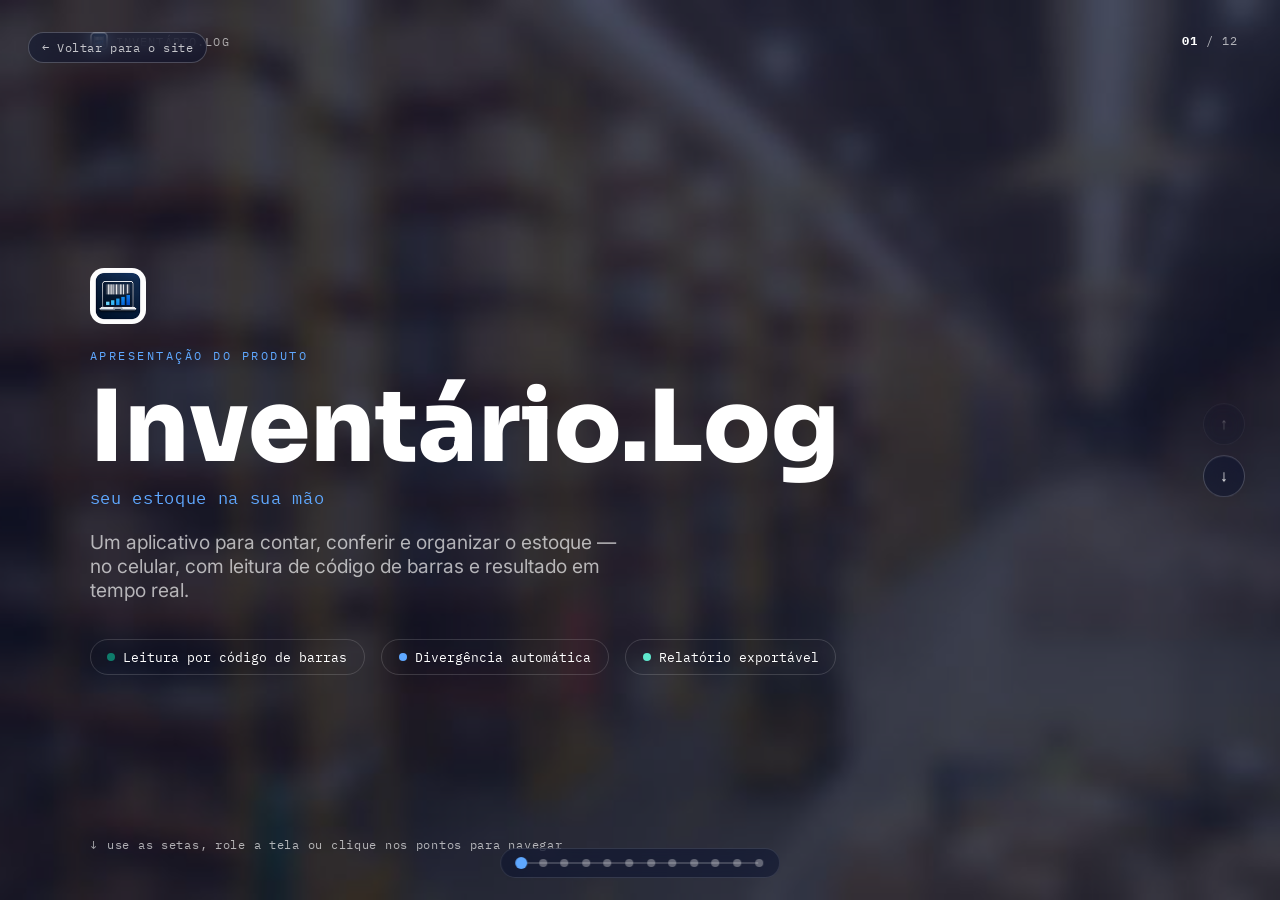
<file: servicos/inventario-log.html>
<!DOCTYPE html>
<html lang="pt-BR">
<head>
<meta charset="UTF-8">
<!-- Google tag (gtag.js) -->
<script async src="https://www.googletagmanager.com/gtag/js?id=G-54ZFV6P457"></script>
<script>
  window.dataLayer = window.dataLayer || [];
  function gtag(){dataLayer.push(arguments);}
  gtag('js', new Date());

  gtag('config', 'G-54ZFV6P457');
</script>
<meta name="viewport" content="width=device-width, initial-scale=1.0">
<title>Inventário.Log — Apresentação</title>
<meta name="description" content="Conheça o Inventário.Log: leitura por código de barras, progresso em tempo real e divergências mapeadas na hora para tirar o estoque do papel e da planilha solta.">
<link rel="canonical" href="https://solucoes-digitais-log.github.io/inventario-log-site/servicos/inventario-log.html">
<meta property="og:type" content="website">
<meta property="og:site_name" content="Soluções Digitais.Log">
<meta property="og:title" content="Inventário.Log — Apresentação">
<meta property="og:description" content="Conheça o Inventário.Log: leitura por código de barras, progresso em tempo real e divergências mapeadas na hora para tirar o estoque do papel e da planilha solta.">
<meta property="og:url" content="https://solucoes-digitais-log.github.io/inventario-log-site/servicos/inventario-log.html">
<meta property="og:locale" content="pt_BR">
<link rel="preconnect" href="https://fonts.googleapis.com">
<link rel="preconnect" href="https://fonts.gstatic.com" crossorigin>
<link href="https://fonts.googleapis.com/css2?family=Sora:wght@400;500;600;700;800&family=Inter:wght@400;500;600;700&family=IBM+Plex+Mono:wght@400;500;600&display=swap" rel="stylesheet">
<style>
  :root{
    --navy:#0B1330;
    --navy-2:#101A42;
    --blue:#2F6FED;
    --blue-2:#5FA8FF;
    --teal:#0E7C6B;
    --mint:#E8F2EF;
    --green:#1E9E4A;
    --sky:#2F80ED;
    --red:#E5484D;
    --paper:#F5F6FA;
    --paper-2:#ECEEF4;
    --ink:#101426;
    --muted:rgba(16,20,38,.62);
    --line:rgba(16,20,38,.13);
    --on-navy-muted:rgba(255,255,255,.66);
    --on-navy-line:rgba(255,255,255,.15);
    --display:'Sora',system-ui,sans-serif;
    --body:'Inter',system-ui,sans-serif;
    --mono:'IBM Plex Mono',ui-monospace,monospace;
  }
  *{box-sizing:border-box; margin:0; padding:0;}
  html,body{height:100%; overflow:hidden;}
  body{ font-family:var(--body); background:var(--navy); color:var(--ink); -webkit-font-smoothing:antialiased; }
  ::selection{ background:var(--teal); color:#fff; }

  .deck{ position:relative; height:100vh; width:100vw; overflow:hidden; }
  .slides{ display:flex; flex-direction:column; transition:transform .95s cubic-bezier(.65,0,.35,1); will-change:transform; }
  .slide{
    height:100vh; width:100vw; flex-shrink:0; position:relative; overflow:hidden;
    display:flex; flex-direction:column; justify-content:center;
    padding: clamp(5rem,9vw,7.5rem) clamp(1.75rem,7vw,7rem) clamp(2.75rem,6vw,4.5rem);
  }
  .slide--paper{ background:var(--paper); color:var(--ink); }
  .slide--navy{ background:linear-gradient(160deg,var(--navy-2) 0%, var(--navy) 70%); color:#fff; }
  .slide--deep{ background:radial-gradient(circle at 78% 30%, #16204d 0%, var(--navy) 60%); color:#fff; }
  .slide--hero{ background:radial-gradient(ellipse 90% 70% at 68% 45%, #eef3fb 0%, #f6f7fb 55%, #eef0f5 100%); color:var(--ink); }
  .slide--hero .eyebrow{ color:var(--teal); }
  .slide--hero .subtitle{ color:var(--muted); }
  .slide--hero .bullet{ color:var(--ink); }
  .slide--hero .callout{ background:rgba(14,124,107,.08); border-left-color:var(--teal); color:var(--ink); }

  .bg-photo{ position:absolute; inset:0; background-size:cover; background-position:center; z-index:0; }
  .bg-wash{ position:absolute; inset:0; z-index:0; }
  .slide--paper .bg-wash{ background:rgba(245,246,250,.90); }
  .slide--deep .bg-wash, .slide--navy .bg-wash{ background:rgba(11,19,48,.87); }

  .eyebrow{ font-family:var(--mono); font-size:.72rem; letter-spacing:.16em; text-transform:uppercase;
    opacity:0; transform:translateY(10px); transition:opacity .6s ease, transform .6s ease; position:relative; z-index:2;}
  .slide--paper .eyebrow{ color:var(--teal); }
  .slide--navy .eyebrow, .slide--deep .eyebrow{ color:var(--blue-2); }

  h1.title{ font-family:var(--display); font-weight:700; line-height:1.04;
    font-size:clamp(1.9rem,4.6vw,3.6rem); margin-top:.5rem; max-width:20ch; position:relative; z-index:2;
    opacity:0; transform:translateY(16px); transition:opacity .7s ease .08s, transform .7s ease .08s; }
  .subtitle{ font-size:clamp(.95rem,1.4vw,1.15rem); max-width:52ch; margin-top:1.1rem; line-height:1.55; position:relative; z-index:2;
    opacity:0; transform:translateY(14px); transition:opacity .7s ease .16s, transform .7s ease .16s; }
  .slide--paper .subtitle{ color:var(--muted); }
  .slide--navy .subtitle, .slide--deep .subtitle{ color:var(--on-navy-muted); }
  .is-active .eyebrow, .is-active h1.title, .is-active .subtitle{ opacity:1; transform:none; }

  .stagger > *{ opacity:0; transform:translateY(18px); transition:opacity .6s ease, transform .6s ease; }
  .is-active .stagger > *{ opacity:1; transform:none; }
  .stagger > *:nth-child(1){ transition-delay:.18s; } .stagger > *:nth-child(2){ transition-delay:.26s; }
  .stagger > *:nth-child(3){ transition-delay:.34s; } .stagger > *:nth-child(4){ transition-delay:.42s; }
  .stagger > *:nth-child(5){ transition-delay:.5s; } .stagger > *:nth-child(6){ transition-delay:.58s; }

  /* COVER */
  .cover-content{ position:relative; z-index:2; }
  .cover-eyebrow{ font-family:var(--mono); letter-spacing:.2em; text-transform:uppercase; font-size:.78rem; color:var(--blue-2);
    opacity:0; transform:translateY(10px); transition:opacity .7s ease, transform .7s ease;}
  .is-active .cover-eyebrow{ opacity:1; transform:none; }
  h1.cover-title{ font-family:var(--display); font-weight:800; color:#fff; line-height:.98;
    font-size:clamp(2.4rem,8vw,6.2rem); margin-top:1rem;
    opacity:0; transform:translateY(24px); transition:opacity .8s ease .1s, transform .8s ease .1s; }
  .is-active h1.cover-title{ opacity:1; transform:none; }
  .cover-tagline{ font-family:var(--mono); color:var(--blue-2); font-size:clamp(.85rem,1.4vw,1.05rem); margin-top:.7rem; letter-spacing:.04em;
    opacity:0; transform:translateY(16px); transition:opacity .8s ease .2s, transform .8s ease .2s; }
  .is-active .cover-tagline{ opacity:1; transform:none; }
  .cover-sub{ color:var(--on-navy-muted); font-size:clamp(1rem,1.5vw,1.2rem); max-width:46ch; margin-top:1.3rem;
    opacity:0; transform:translateY(16px); transition:opacity .8s ease .3s, transform .8s ease .3s; }
  .is-active .cover-sub{ opacity:1; transform:none; }
  .cover-badges{ display:flex; gap:1rem; margin-top:2.3rem; flex-wrap:wrap;
    opacity:0; transform:translateY(16px); transition:opacity .8s ease .4s, transform .8s ease .4s;}
  .is-active .cover-badges{ opacity:1; transform:none; }
  .badge{ font-family:var(--mono); font-size:.8rem; border:1px solid var(--on-navy-line); border-radius:100px;
    padding:.55rem 1.05rem; color:#fff; display:flex; align-items:center; gap:.5rem; }
  .badge .dot{ width:8px; height:8px; border-radius:50%; }
  .cover-logo{ width:56px; height:56px; border-radius:14px; margin-bottom:1.2rem;
    opacity:0; transform:translateY(10px); transition:opacity .7s ease .04s, transform .7s ease .04s; }
  .is-active .cover-logo{ opacity:1; transform:none; }
  .cover-hint{ position:absolute; bottom:clamp(1.5rem,4vw,3rem); left:clamp(1.75rem,7vw,7rem);
    font-family:var(--mono); font-size:.75rem; color:var(--on-navy-muted); letter-spacing:.06em;
    display:flex; align-items:center; gap:.6rem; z-index:2; opacity:0; transition:opacity .8s ease .6s; }
  .is-active .cover-hint{ opacity:1; }
  .cover-hint .chev{ animation:bob 1.6s ease-in-out infinite; }
  @keyframes bob{ 0%,100%{ transform:translateY(0);} 50%{ transform:translateY(5px);} }

  /* STAT / FACT CARDS */
  .factgrid{ display:grid; grid-template-columns:repeat(3,1fr); gap:1.1rem; margin-top:2.2rem; max-width:64rem; position:relative; z-index:2; }
  @media(max-width:900px){ .factgrid{ grid-template-columns:1fr; } }
  .fact{ background:#fff; border:1px solid var(--line); border-radius:14px; padding:1.4rem 1.4rem; }
  .fact .fact-num{ font-family:var(--display); font-weight:800; font-size:2.6rem; color:var(--teal); }
  .fact .fact-label{ font-size:.85rem; color:var(--muted); margin-top:.5rem; line-height:1.4; }

  .stat-row{ display:flex; gap:1.4rem; margin-top:2.2rem; flex-wrap:wrap; position:relative; z-index:2; }
  .stat-block{ background:rgba(255,255,255,.06); border:1px solid var(--on-navy-line); border-radius:14px; padding:1.3rem 1.5rem; min-width:220px; flex:1; }
  .stat-block .snum{ font-family:var(--display); font-weight:800; font-size:2.4rem; color:var(--blue-2); }
  .stat-block .slabel{ font-size:.83rem; color:var(--on-navy-muted); margin-top:.5rem; line-height:1.45; }

  .bullets{ margin-top:2rem; display:flex; flex-direction:column; gap:.9rem; max-width:56ch; position:relative; z-index:2; }
  .bullet{ display:flex; gap:.9rem; align-items:flex-start; font-size:.95rem; line-height:1.5; }
  .bullet .bmark{ width:7px; height:7px; border-radius:50%; background:var(--red); margin-top:.5rem; flex-shrink:0; }
  .slide--paper .bullet{ color:var(--ink); }
  .slide--navy .bullet, .slide--deep .bullet{ color:var(--on-navy-muted); }

  .callout{ margin-top:1.8rem; padding:1rem 1.3rem; border-left:3px solid var(--teal); border-radius:6px;
    background:rgba(14,124,107,.08); font-size:.95rem; max-width:58ch; line-height:1.5; position:relative; z-index:2; }
  .slide--navy .callout, .slide--deep .callout{ background:rgba(95,168,255,.1); border-left-color:var(--blue-2); color:#fff; }

  .source-note{ margin-top:1.1rem; font-family:var(--mono); font-size:.72rem; opacity:.55; max-width:56ch; position:relative; z-index:2; }

  /* JORNADA STEPS */
  .journey{ display:flex; flex-wrap:wrap; gap:0; margin-top:2.4rem; max-width:66rem; position:relative; z-index:2; }
  .jstep{ display:flex; align-items:center; gap:.6rem; padding:.5rem .95rem .5rem 0; }
  .jstep .jnum{ font-family:var(--mono); font-size:.72rem; color:var(--teal); background:rgba(14,124,107,.12); border-radius:100px; width:26px; height:26px; display:flex; align-items:center; justify-content:center; flex-shrink:0; }
  .jstep .jtext{ font-size:.88rem; font-weight:500; }
  .jarrow{ color:var(--muted); font-size:.9rem; padding:0 .3rem; }

  /* PHONE SHOWCASE SLIDES */
  .showcase{ display:grid; grid-template-columns:1.1fr .9fr; gap:3rem; align-items:center; height:100%; position:relative; z-index:2; }
  @media(max-width:900px){ .showcase{ grid-template-columns:1fr; gap:1.5rem; } }
  .showcase-text{ max-width:46ch; }
  .showcase-phone-wrap{ display:flex; justify-content:center; align-items:center; position:relative; }
  .phone{ width:min(260px,68vw); border-radius:34px; overflow:hidden; position:relative;
    box-shadow: 0 40px 80px -20px rgba(16,20,38,.35), 0 14px 30px -10px rgba(16,20,38,.2), 0 0 0 8px #14192e, 0 0 0 9px rgba(255,255,255,.5);
    opacity:0; transform:translateY(24px) scale(.96); transition:opacity .8s ease .2s, transform .8s ease .2s; }
  .is-active .phone{ opacity:1; transform:none; }
  .phone img{ width:100%; display:block; }
  .phone-glow{ position:absolute; inset:-60px; background:radial-gradient(circle, rgba(47,111,237,.16), transparent 68%); z-index:-1; }
  .phone-stage{ position:relative; }
  .phone-floor{ position:absolute; left:50%; bottom:-6%; width:78%; height:34px; transform:translateX(-50%);
    background:radial-gradient(ellipse, rgba(16,20,38,.22), transparent 72%); filter:blur(2px); z-index:-1; }
  .slide--hero .mini-stat{ background:#fff; border:1px solid var(--line); color:var(--muted); }
  .slide--hero .mini-stat b{ color:var(--ink); }

  .scanline{ position:absolute; left:6%; right:6%; height:3px; border-radius:3px;
    background:linear-gradient(90deg, transparent, var(--teal) 20%, #5FE8CE 50%, var(--teal) 80%, transparent);
    box-shadow:0 0 16px 3px rgba(14,124,107,.8);
    top:8%; opacity:0; }
  .is-active .scanline{ animation: scan 2.6s ease-in-out .5s infinite; opacity:1; }
  @keyframes scan{ 0%{ top:10%; opacity:0;} 8%{ opacity:1;} 50%{ top:88%; opacity:1;} 58%{ opacity:0;} 100%{ top:88%; opacity:0;} }

  .mini-stats{ display:flex; gap:1rem; margin-top:1.6rem; flex-wrap:wrap; }
  .mini-stat{ font-family:var(--mono); font-size:.78rem; color:var(--on-navy-muted); border:1px solid var(--on-navy-line); border-radius:8px; padding:.5rem .8rem; }
  .mini-stat b{ color:#fff; display:block; font-family:var(--display); font-size:1.15rem; }

  /* BENEFITS GRID */
  .benefitgrid{ display:grid; grid-template-columns:repeat(3,1fr); gap:1rem; margin-top:2.2rem; max-width:72rem; position:relative; z-index:2; }
  @media(max-width:900px){ .benefitgrid{ grid-template-columns:1fr 1fr; } }
  @media(max-width:600px){ .benefitgrid{ grid-template-columns:1fr; } }
  .benefit{ background:#fff; border:1px solid var(--line); border-radius:14px; padding:1.3rem; }
  .benefit .bicon{ font-family:var(--mono); font-size:.7rem; color:var(--teal); letter-spacing:.08em; text-transform:uppercase; }
  .benefit .btitle{ font-family:var(--display); font-weight:700; font-size:1.05rem; margin-top:.6rem; color:var(--ink); }
  .benefit .bdesc{ font-size:.85rem; color:var(--muted); margin-top:.4rem; line-height:1.45; }

  /* CLOSING */
  .closing-title{ font-family:var(--display); font-weight:800; color:#fff; font-size:clamp(2rem,6vw,4.6rem); line-height:1.06; max-width:16ch; position:relative; z-index:2; }
  .closing-title em{ font-style:normal; color:var(--blue-2); }

  /* NAV */
  .route-nav{ position:fixed; left:50%; bottom:1.4rem; transform:translateX(-50%); display:flex; align-items:center; z-index:30;
    background:rgba(11,19,48,.55); backdrop-filter:blur(10px); border:1px solid rgba(255,255,255,.12); border-radius:100px; padding:.6rem 1rem; }
  .route-track{ position:relative; display:flex; align-items:center; gap:.85rem; }
  .route-line{ position:absolute; top:50%; left:5px; right:5px; height:2px; background:rgba(255,255,255,.18); transform:translateY(-50%); z-index:0; }
  .route-dot{ width:8px; height:8px; border-radius:50%; background:rgba(255,255,255,.32); position:relative; z-index:1; cursor:pointer;
    transition:background .35s ease, transform .35s ease; border:none; padding:0; }
  .route-dot:hover{ background:rgba(255,255,255,.6); }
  .route-dot.active{ background:var(--blue-2); transform:scale(1.5); }
  .route-dot:focus-visible{ outline:2px solid var(--blue-2); outline-offset:4px; }

  .side-controls{ position:fixed; right:clamp(1rem,3vw,2.2rem); top:50%; transform:translateY(-50%); z-index:30; display:flex; flex-direction:column; gap:.6rem; }
  .nav-btn{ width:42px; height:42px; border-radius:50%; border:1px solid rgba(255,255,255,.22); background:rgba(11,19,48,.5);
    backdrop-filter:blur(8px); color:#fff; cursor:pointer; display:flex; align-items:center; justify-content:center; font-size:1rem;
    transition:background .25s ease, opacity .25s ease; }
  .nav-btn:hover{ background:rgba(255,255,255,.15); }
  .nav-btn:disabled{ opacity:.25; cursor:default; }
  .nav-btn:focus-visible{ outline:2px solid var(--blue-2); outline-offset:3px; }

  .counter{ position:fixed; top:clamp(1.2rem,3vw,2rem); right:clamp(1.5rem,4vw,2.6rem); z-index:30;
    font-family:var(--mono); font-size:.78rem; color:rgba(255,255,255,.65); letter-spacing:.08em; }
  .counter b{ color:#fff; }
  .brandmark{ position:fixed; top:clamp(1.2rem,3vw,2rem); left:clamp(1.75rem,7vw,7rem); z-index:30; display:flex; align-items:center; gap:.5rem;
    font-family:var(--mono); font-size:.72rem; letter-spacing:.1em; text-transform:uppercase; color:rgba(255,255,255,.6); }
  .brandmark img{ width:18px; height:18px; border-radius:5px; }

  .back-home{ position:fixed; top:clamp(1.2rem,3vw,2rem); left:clamp(1.25rem,3vw,1.75rem); z-index:31;
    display:flex; align-items:center; gap:.4rem; text-decoration:none;
    font-family:var(--mono); font-size:.72rem; letter-spacing:.05em; color:rgba(255,255,255,.75);
    border:1px solid rgba(255,255,255,.22); background:rgba(11,19,48,.5); backdrop-filter:blur(8px);
    padding:.45rem .8rem; border-radius:999px; transition:background .25s ease, color .25s ease; }
  .back-home:hover{ background:rgba(255,255,255,.15); color:#fff; }

  @media (prefers-reduced-motion: reduce){ *{ animation:none !important; transition:none !important; } }
</style>
</head>
<body>

<a class="back-home" href="../index.html">← Voltar para o site</a>
<div class="deck">
  <div class="slides" id="slides">

    <!-- 0 COVER -->
    <section class="slide slide--deep" data-title="Início">
      <div class="bg-photo" style="background-image:url('[data-uri]')"></div>
      <div class="bg-wash" style="background:rgba(11,19,48,.66)"></div>
      <div class="cover-content">
        <img class="cover-logo" src="[data-uri]" alt="Inventário.Log">
        <div class="cover-eyebrow">Apresentação do produto</div>
        <h1 class="cover-title">Inventário.Log</h1>
        <div class="cover-tagline">seu estoque na sua mão</div>
        <p class="cover-sub">Um aplicativo para contar, conferir e organizar o estoque — no celular, com leitura de código de barras e resultado em tempo real.</p>
        <div class="cover-badges">
          <span class="badge"><span class="dot" style="background:var(--teal)"></span>Leitura por código de barras</span>
          <span class="badge"><span class="dot" style="background:var(--blue-2)"></span>Divergência automática</span>
          <span class="badge"><span class="dot" style="background:#5FE8CE"></span>Relatório exportável</span>
        </div>
      </div>
      <div class="cover-hint"><span class="chev">↓</span> use as setas, role a tela ou clique nos pontos para navegar</div>
    </section>

    <!-- 1 PROBLEMA -->
    <section class="slide slide--paper" data-title="O problema">
      <div class="bg-photo" style="background-image:url('[data-uri]')"></div>
      <div class="bg-wash" style="background:rgba(245,246,250,.72)"></div>
      <div class="eyebrow">O problema</div>
      <h1 class="title">Estoque que o sistema não conhece de verdade</h1>
      <p class="subtitle">Acuracidade de estoque é a distância entre o que o sistema diz que existe e o que realmente está na prateleira. E essa distância costuma ser maior do que parece.</p>
      <div class="factgrid stagger">
        <div class="fact"><div class="fact-num">65%</div><div class="fact-label">acuracidade média de estoque no varejo americano, segundo levantamento do Auburn University RFID Lab — ou seja, boa parte do tempo a loja não sabe com certeza o que tem em mãos</div></div>
        <div class="fact"><div class="fact-num">83%</div><div class="fact-label">média mais recente apontada por pesquisa da CAPS Research (via NetSuite, 2024) — evolução real, mas ainda longe do ideal</div></div>
        <div class="fact"><div class="fact-num">~99%</div><div class="fact-label">nível de acuracidade das operações consideradas referência no setor — a distância até lá é onde mora a oportunidade</div></div>
      </div>
    </section>

    <!-- 2 CUSTO -->
    <section class="slide slide--paper" data-title="O custo do erro">
      <div class="bg-photo" style="background-image:url('[data-uri]')"></div>
      <div class="bg-wash"></div>
      <div class="eyebrow">O custo do erro</div>
      <h1 class="title">Cada ponto de acuracidade tem um preço</h1>
      <div class="bullets stagger">
        <div class="bullet"><span class="bmark"></span>Ruptura de estoque: sistema mostra disponível, prateleira vazia, venda perdida na hora</div>
        <div class="bullet"><span class="bmark"></span>Capital parado: sistema mostra falta, estoque físico sobrando sem giro nem visibilidade</div>
        <div class="bullet"><span class="bmark"></span>Decisão às cegas: compra, reposição e promoção calculadas sobre um número que não bate com a realidade</div>
        <div class="bullet"><span class="bmark"></span>Retrabalho: divergência só descoberta no fechamento, corrigida na unha, tarde demais</div>
      </div>
      <div class="callout">Estudos que compararam lojas antes e depois de um inventário completo registraram alta média de quase 6% nas vendas logo após a contagem — só por corrigir o que o sistema achava que existia.</div>
      <div class="source-note">Fontes: Auburn University RFID Lab · CAPS Research / NetSuite (2024) · ECR Retail Loss</div>
    </section>

    <!-- 3 JORNADA -->
    <section class="slide slide--paper" data-title="A jornada">
      <div class="bg-photo" style="background-image:url('[data-uri]')"></div>
      <div class="bg-wash"></div>
      <div class="eyebrow">A jornada no app</div>
      <h1 class="title">Do estoque no papel ao estoque na mão</h1>
      <p class="subtitle">O Inventário.Log substitui planilha solta e contagem em papel por um fluxo único, guiado, do início ao relatório final.</p>
      <div class="journey stagger">
        <div class="jstep"><span class="jnum">1</span><span class="jtext">Acessar o app</span></div><span class="jarrow">→</span>
        <div class="jstep"><span class="jnum">2</span><span class="jtext">Selecionar/criar empresa</span></div><span class="jarrow">→</span>
        <div class="jstep"><span class="jnum">3</span><span class="jtext">Criar inventário</span></div><span class="jarrow">→</span>
        <div class="jstep"><span class="jnum">4</span><span class="jtext">Escanear ou buscar produto</span></div><span class="jarrow">→</span>
        <div class="jstep"><span class="jnum">5</span><span class="jtext">Informar quantidade</span></div><span class="jarrow">→</span>
        <div class="jstep"><span class="jnum">6</span><span class="jtext">Revisar contagens</span></div><span class="jarrow">→</span>
        <div class="jstep"><span class="jnum">7</span><span class="jtext">Finalizar inventário</span></div><span class="jarrow">→</span>
        <div class="jstep"><span class="jnum">8</span><span class="jtext">Exportar relatório</span></div>
      </div>
    </section>

    <!-- 4 TELA ABERTURA -->
    <section class="slide slide--hero" data-title="Tela: Acesso">
      <div class="showcase">
        <div class="showcase-text">
          <div class="eyebrow">Tela 01 · Acesso</div>
          <h1 class="title">Cada empresa, seu próprio estoque</h1>
          <p class="subtitle">Ao abrir o app, o usuário cria uma nova empresa ou continua de onde parou. Cada empresa mantém produtos e inventários organizados separadamente — sem misturar dados entre lojas ou unidades.</p>
        </div>
        <div class="showcase-phone-wrap"><div class="phone-stage"><div class="phone-glow"></div><div class="phone-floor"></div><div class="phone"><img src="[data-uri]" alt="Tela de abertura do Inventário.Log"></div></div></div>
      </div>
    </section>

    <!-- 5 TELA LISTA -->
    <section class="slide slide--hero" data-title="Tela: Inventários">
      <div class="showcase">
        <div class="showcase-text">
          <div class="eyebrow">Tela 02 · Organização</div>
          <h1 class="title">Vários inventários, um só lugar</h1>
          <p class="subtitle">Estoque fixo e inventários por ciclo — mensal, por loja, por evento — convivem na mesma tela, cada um mostrando de cara o progresso: quantos produtos já foram contados, quantos ainda faltam.</p>
        </div>
        <div class="showcase-phone-wrap"><div class="phone-stage"><div class="phone-glow"></div><div class="phone-floor"></div><div class="phone"><img src="[data-uri]" alt="Tela de lista de inventários"></div></div></div>
      </div>
    </section>

    <!-- 6 TELA MENU -->
    <section class="slide slide--hero" data-title="Tela: Central">
      <div class="showcase">
        <div class="showcase-text">
          <div class="eyebrow">Tela 03 · Central de comando</div>
          <h1 class="title">Tudo que o inventário precisa, em seis toques</h1>
          <p class="subtitle">Importar planilha, cadastrar produto, iniciar contagem, abrir o dashboard, ver a lista de produtos ou exportar o resultado — e só finalizar quando tudo estiver conferido.</p>
        </div>
        <div class="showcase-phone-wrap"><div class="phone-stage"><div class="phone-glow"></div><div class="phone-floor"></div><div class="phone"><img src="[data-uri]" alt="Tela central do inventário"></div></div></div>
      </div>
    </section>

    <!-- 7 TELA CONTAGEM (signature) -->
    <section class="slide slide--hero" data-title="Tela: Contagem">
      <div class="showcase">
        <div class="showcase-text">
          <div class="eyebrow">Tela 04 · Contagem</div>
          <h1 class="title">Aponta, lê, confirma</h1>
          <p class="subtitle">A leitura por código de barras — ou a busca manual — identifica o produto na hora. O operador só confirma a quantidade física encontrada, sem digitar descrição e sem planilha aberta ao lado.</p>
        </div>
        <div class="showcase-phone-wrap"><div class="phone-stage"><div class="phone-glow"></div><div class="phone-floor"></div>
          <div class="phone"><img src="[data-uri]" alt="Tela de contagem por código de barras"><div class="scanline"></div></div>
        </div></div>
      </div>
    </section>

    <!-- 8 TELA DASHBOARD -->
    <section class="slide slide--hero" data-title="Tela: Dashboard">
      <div class="showcase">
        <div class="showcase-text">
          <div class="eyebrow">Tela 05 · Resultado em tempo real</div>
          <h1 class="title">O andamento do inventário, sempre visível</h1>
          <p class="subtitle">Total de produtos, contados, pendentes, sobra e falta — com o valor financeiro de cada um — atualizados a cada contagem confirmada, sem esperar o fechamento pra saber onde está o problema.</p>
          <div class="mini-stats">
            <div class="mini-stat"><b>31/31</b>produtos contados</div>
            <div class="mini-stat"><b>R$ 90.033</b>valor esperado</div>
            <div class="mini-stat"><b>R$ 93.425</b>valor contado</div>
          </div>
        </div>
        <div class="showcase-phone-wrap"><div class="phone-stage"><div class="phone-glow"></div><div class="phone-floor"></div><div class="phone"><img src="[data-uri]" alt="Dashboard do inventário"></div></div></div>
      </div>
    </section>

    <!-- 9 TELA DIVERGENCIAS -->
    <section class="slide slide--hero" data-title="Tela: Divergências">
      <div class="showcase">
        <div class="showcase-text">
          <div class="eyebrow">Tela 06 · Divergências</div>
          <h1 class="title">Onde exatamente está o desvio</h1>
          <p class="subtitle">O gráfico de status mostra OK, sobra e falta num só olhar, e a lista de maiores divergências aponta direto os produtos que merecem atenção — sem precisar cruzar planilhas depois.</p>
        </div>
        <div class="showcase-phone-wrap"><div class="phone-stage"><div class="phone-glow"></div><div class="phone-floor"></div><div class="phone"><img src="[data-uri]" alt="Distribuição de divergências do inventário"></div></div></div>
      </div>
    </section>

    <!-- 10 BENEFICIOS -->
    <section class="slide slide--paper" data-title="Benefícios">
      <div class="bg-photo" style="background-image:url('[data-uri]')"></div>
      <div class="bg-wash"></div>
      <div class="eyebrow">Benefícios</div>
      <h1 class="title">O que muda no dia a dia do inventário</h1>
      <div class="benefitgrid stagger">
        <div class="benefit"><div class="bicon">Agilidade</div><div class="btitle">Leitura por código de barras</div><div class="bdesc">Substitui digitação e busca manual — identifica o produto na hora.</div></div>
        <div class="benefit"><div class="bicon">Precisão</div><div class="btitle">Erro corrigido na hora</div><div class="bdesc">Cada contagem é validada no momento, não depois, na planilha.</div></div>
        <div class="benefit"><div class="bicon">Visibilidade</div><div class="btitle">Progresso em tempo real</div><div class="bdesc">% concluído e divergências visíveis durante a contagem, não só no fim.</div></div>
        <div class="benefit"><div class="bicon">Organização</div><div class="btitle">Empresas e ciclos separados</div><div class="bdesc">Cada loja, unidade ou período mantém seus próprios dados isolados.</div></div>
        <div class="benefit"><div class="bicon">Confiança</div><div class="btitle">Valor de estoque calculado</div><div class="bdesc">Compara o valor esperado com o contado, pronto para análise.</div></div>
        <div class="benefit"><div class="bicon">Portabilidade</div><div class="btitle">Relatório exportável</div><div class="bdesc">Ajusta o sistema de gestão sem retrabalho nem transcrição manual.</div></div>
      </div>
    </section>

    <!-- 11 FECHAMENTO -->
    <section class="slide slide--deep" data-title="Fechamento">
      <div class="bg-photo" style="background-image:url('[data-uri]')"></div>
      <div class="bg-wash"></div>
      <div class="eyebrow">Fechamento</div>
      <h1 class="closing-title stagger" style="opacity:1;transform:none;">Contar estoque não devia ser um projeto.<br>Devia ser <em>rotina</em>.</h1>
      <p class="subtitle" style="max-width:50ch; opacity:1; transform:none;">Inventário.Log — seu estoque na sua mão.</p>
      <div class="badge" style="margin-top:2rem; width:fit-content; position:relative; z-index:2;"><span class="dot" style="background:var(--teal)"></span>Vamos conversar sobre o seu estoque</div>
    </section>

  </div>

  <div class="brandmark"><img src="[data-uri]" alt="">Inventário.Log</div>
  <div class="counter" id="counter"><b>01</b> / 12</div>

  <nav class="route-nav" aria-label="Navegação entre slides">
    <div class="route-track" id="routeTrack"><div class="route-line"></div></div>
  </nav>

  <div class="side-controls">
    <button class="nav-btn" id="prevBtn" aria-label="Slide anterior">↑</button>
    <button class="nav-btn" id="nextBtn" aria-label="Próximo slide">↓</button>
  </div>
</div>

<script>
  const slidesEl = document.getElementById('slides');
  const slides = Array.from(document.querySelectorAll('.slide'));
  const total = slides.length;
  const counter = document.getElementById('counter');
  const prevBtn = document.getElementById('prevBtn');
  const nextBtn = document.getElementById('nextBtn');
  const routeTrack = document.getElementById('routeTrack');
  let index = 0, animating = false;

  slides.forEach((s, i) => {
    const dot = document.createElement('button');
    dot.className = 'route-dot' + (i === 0 ? ' active' : '');
    dot.setAttribute('aria-label', 'Ir para: ' + (s.dataset.title || ('Slide ' + (i+1))));
    dot.addEventListener('click', () => goTo(i));
    routeTrack.appendChild(dot);
  });
  const dots = Array.from(document.querySelectorAll('.route-dot'));

  function render(){
    slidesEl.style.transform = `translateY(-${index * 100}vh)`;
    slides.forEach((s, i) => s.classList.toggle('is-active', i === index));
    dots.forEach((d, i) => d.classList.toggle('active', i === index));
    counter.innerHTML = `<b>${String(index+1).padStart(2,'0')}</b> / ${total}`;
    prevBtn.disabled = index === 0;
    nextBtn.disabled = index === total - 1;
  }
  function goTo(i){
    if (animating) return;
    i = Math.max(0, Math.min(total - 1, i));
    if (i === index) return;
    index = i; animating = true; render();
    setTimeout(() => animating = false, 700);
  }
  prevBtn.addEventListener('click', () => goTo(index - 1));
  nextBtn.addEventListener('click', () => goTo(index + 1));
  window.addEventListener('keydown', (e) => {
    if (['ArrowDown','PageDown',' '].includes(e.key)){ e.preventDefault(); goTo(index + 1); }
    if (['ArrowUp','PageUp'].includes(e.key)){ e.preventDefault(); goTo(index - 1); }
    if (e.key === 'Home'){ goTo(0); } if (e.key === 'End'){ goTo(total - 1); }
  });
  let wheelLock = false;
  window.addEventListener('wheel', (e) => {
    if (wheelLock || Math.abs(e.deltaY) < 12) return;
    wheelLock = true; if (e.deltaY > 0) goTo(index + 1); else goTo(index - 1);
    setTimeout(() => wheelLock = false, 850);
  }, { passive:true });
  let touchStartY = null;
  window.addEventListener('touchstart', (e) => { touchStartY = e.touches[0].clientY; }, {passive:true});
  window.addEventListener('touchend', (e) => {
    if (touchStartY === null) return;
    const dy = touchStartY - e.changedTouches[0].clientY;
    if (Math.abs(dy) > 50){ if (dy > 0) goTo(index + 1); else goTo(index - 1); }
    touchStartY = null;
  }, {passive:true});
  render();
</script>
</body>
</html>
</file>
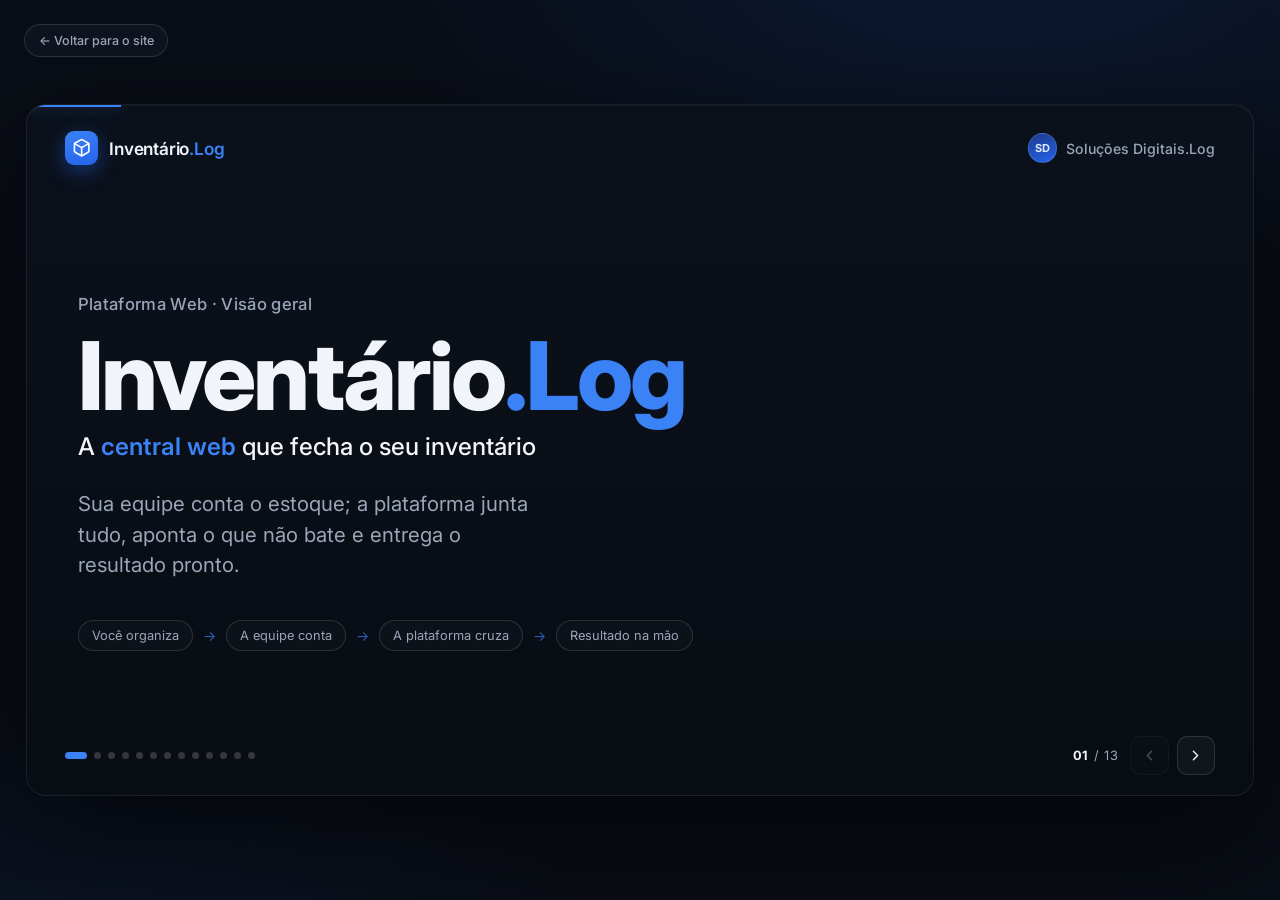
<file: servicos/plataforma-web.html>
<!doctype html>
<html lang="pt-BR">
<head>
<meta charset="utf-8">
<!-- Google tag (gtag.js) -->
<script async src="https://www.googletagmanager.com/gtag/js?id=G-54ZFV6P457"></script>
<script>
  window.dataLayer = window.dataLayer || [];
  function gtag(){dataLayer.push(arguments);}
  gtag('js', new Date());

  gtag('config', 'G-54ZFV6P457');
</script>
<meta name="viewport" content="width=device-width, initial-scale=1, viewport-fit=cover">
<title>Plataforma Web · Inventário.Log — Soluções Digitais.Log</title>
<meta name="description" content="A central web que fecha o seu inventário: reúne as contagens da equipe, aponta divergências automaticamente e entrega o resultado em relatórios prontos.">
<link rel="canonical" href="https://solucoes-digitais-log.github.io/inventario-log-site/servicos/plataforma-web.html">
<meta property="og:type" content="website">
<meta property="og:site_name" content="Soluções Digitais.Log">
<meta property="og:title" content="Plataforma Web · Inventário.Log — Soluções Digitais.Log">
<meta property="og:description" content="A central web que fecha o seu inventário: reúne as contagens da equipe, aponta divergências automaticamente e entrega o resultado em relatórios prontos.">
<meta property="og:url" content="https://solucoes-digitais-log.github.io/inventario-log-site/servicos/plataforma-web.html">
<meta property="og:locale" content="pt_BR">
<link rel="preconnect" href="https://fonts.googleapis.com">
<link rel="preconnect" href="https://fonts.gstatic.com" crossorigin>
<link href="https://fonts.googleapis.com/css2?family=Inter:wght@400;500;600;700;800&display=swap" rel="stylesheet">
<style>
  :root{
    --bg:#090D15;
    --bg-2:#0B111B;
    --card:#131A26;
    --card-2:#0F151F;
    --border:rgba(255,255,255,.07);
    --border-strong:rgba(255,255,255,.13);
    --blue:#2563EB;
    --blue-bright:#3B82F6;
    --blue-soft:rgba(37,99,235,.14);
    --green:#22C55E;
    --green-soft:rgba(34,197,94,.14);
    --orange:#F97316;
    --orange-soft:rgba(249,115,22,.14);
    --text:#F1F5F9;
    --muted:#9AA6B8;
    --muted-2:#64748B;
    --display:'Inter',system-ui,-apple-system,sans-serif;
    --body:'Inter',system-ui,-apple-system,sans-serif;
  }
  *{box-sizing:border-box;margin:0;padding:0}
  html,body{height:100%}
  body{
    background:
      radial-gradient(1100px 600px at 78% -8%, rgba(37,99,235,.16), transparent 60%),
      radial-gradient(900px 500px at 8% 108%, rgba(37,99,235,.08), transparent 55%),
      var(--bg);
    color:var(--text);
    font-family:var(--body);
    -webkit-font-smoothing:antialiased;
    display:flex;align-items:center;justify-content:center;
    min-height:100vh;overflow:hidden;
  }

  /* ---- deck frame ---- */
  .deck{
    position:relative;
    width:min(96vw, 1280px);
    aspect-ratio:16/9;
    max-height:94vh;
    background:linear-gradient(180deg, var(--bg-2), #080C13);
    border:1px solid var(--border);
    border-radius:20px;
    box-shadow:0 40px 120px rgba(0,0,0,.55), inset 0 1px 0 rgba(255,255,255,.03);
    overflow:hidden;
  }

  /* header lockup */
  .top{
    position:absolute;top:0;left:0;right:0;
    display:flex;align-items:center;justify-content:space-between;
    padding:clamp(14px,2.2vw,26px) clamp(20px,3vw,44px);
    z-index:5;
  }
  .brand{display:flex;align-items:center;gap:11px}
  .logo{
    width:clamp(28px,2.6vw,36px);height:clamp(28px,2.6vw,36px);
    border-radius:9px;display:grid;place-items:center;
    background:linear-gradient(160deg,var(--blue-bright),var(--blue));
    box-shadow:0 6px 20px rgba(37,99,235,.45);
  }
  .logo svg{width:58%;height:58%}
  .brand-name{font-family:var(--display);font-weight:600;font-size:clamp(14px,1.35vw,18px);letter-spacing:-.2px}
  .brand-name .dot{color:var(--blue-bright)}
  .maker{display:flex;align-items:center;gap:9px;color:var(--muted)}
  .maker .sd{
    width:clamp(26px,2.3vw,32px);height:clamp(26px,2.3vw,32px);border-radius:50%;
    background:linear-gradient(160deg,#1E3A8A,#2563EB);
    display:grid;place-items:center;font-size:11px;font-weight:700;color:#dbeafe;
    border:1px solid rgba(255,255,255,.12);
  }
  .maker span{font-size:clamp(12px,1.1vw,15px);font-weight:500}

  /* slide */
  .slide{
    position:absolute;inset:0;
    padding:clamp(66px,8.5vw,120px) clamp(24px,4vw,64px) clamp(46px,5vw,64px);
    display:flex;flex-direction:column;justify-content:center;
    opacity:0;visibility:hidden;transform:translateY(14px);
    transition:opacity .5s ease, transform .5s ease, visibility .5s;
  }
  .slide.active{opacity:1;visibility:visible;transform:none}
  .eyebrow{
    display:inline-flex;align-items:center;gap:8px;align-self:flex-start;
    font-size:clamp(11px,1vw,13px);font-weight:600;letter-spacing:.14em;text-transform:uppercase;
    color:var(--blue-bright);margin-bottom:clamp(12px,1.4vw,18px);
  }
  .eyebrow::before{content:"";width:22px;height:1px;background:var(--blue-bright);opacity:.7}
  h1{font-family:var(--display);font-weight:800;line-height:1.02;letter-spacing:-.03em}
  h2{font-family:var(--display);font-weight:700;line-height:1.06;letter-spacing:-.02em;
     font-size:clamp(26px,3.6vw,50px)}
  .lead{color:var(--muted);font-size:clamp(14px,1.45vw,19px);line-height:1.55;max-width:60ch;margin-top:clamp(12px,1.4vw,18px)}
  .txt{color:var(--muted);font-size:clamp(13px,1.15vw,16px);line-height:1.5}

  /* ---- cover ---- */
  .cover{justify-content:center}
  .cover .kicker{color:var(--muted);font-weight:500;font-size:clamp(13px,1.3vw,17px);letter-spacing:.02em;margin-bottom:14px}
  .cover h1{font-size:clamp(44px,7.4vw,104px)}
  .cover h1 .dot{color:var(--blue-bright)}
  .cover .plat{
    font-family:var(--display);font-weight:500;font-size:clamp(16px,1.9vw,26px);
    color:var(--text);margin-top:6px;
  }
  .cover .plat b{color:var(--blue-bright);font-weight:600}
  .cover .tag{color:var(--muted);font-size:clamp(15px,1.6vw,21px);line-height:1.5;max-width:36ch;margin-top:clamp(18px,2.2vw,30px)}
  .flowline{display:flex;align-items:center;gap:10px;margin-top:clamp(26px,3vw,40px);flex-wrap:wrap}
  .flowline .pill{
    font-size:clamp(11px,1vw,13px);color:var(--muted);border:1px solid var(--border-strong);
    padding:7px 13px;border-radius:999px;background:rgba(255,255,255,.02);white-space:nowrap;
  }
  .flowline .arw{color:var(--blue-bright);opacity:.7;font-size:14px}

  /* ---- grids ---- */
  .cards{display:grid;gap:clamp(12px,1.4vw,20px);margin-top:clamp(22px,2.6vw,34px)}
  .g3{grid-template-columns:repeat(3,1fr)}
  .g4{grid-template-columns:repeat(4,1fr)}
  .g2{grid-template-columns:repeat(2,1fr)}
  .card{
    background:linear-gradient(180deg,var(--card),var(--card-2));
    border:1px solid var(--border);border-radius:15px;
    padding:clamp(15px,1.7vw,24px);
  }
  .card .ic{
    width:clamp(34px,3.1vw,44px);height:clamp(34px,3.1vw,44px);border-radius:11px;
    display:grid;place-items:center;background:var(--blue-soft);color:var(--blue-bright);
    margin-bottom:clamp(11px,1.3vw,16px);
  }
  .card .ic.green{background:var(--green-soft);color:var(--green)}
  .card .ic.orange{background:var(--orange-soft);color:var(--orange)}
  .card .ic svg{width:52%;height:52%}
  .card h3{font-family:var(--display);font-weight:600;font-size:clamp(15px,1.4vw,20px);letter-spacing:-.01em;margin-bottom:6px}
  .card p{color:var(--muted);font-size:clamp(12px,1.05vw,15px);line-height:1.5}
  .card .num{font-family:var(--display);font-weight:700;font-size:clamp(26px,3vw,40px);color:var(--blue-bright);line-height:1}

  /* process steps */
  .steps{display:grid;grid-template-columns:repeat(5,1fr);gap:clamp(10px,1.2vw,16px);margin-top:clamp(24px,2.8vw,36px)}
  .step{position:relative;background:linear-gradient(180deg,var(--card),var(--card-2));border:1px solid var(--border);border-radius:14px;padding:clamp(14px,1.5vw,20px)}
  .step .n{font-family:var(--display);font-weight:700;font-size:clamp(13px,1.1vw,15px);color:var(--blue-bright);
    width:30px;height:30px;border-radius:8px;display:grid;place-items:center;background:var(--blue-soft);margin-bottom:12px}
  .step h4{font-family:var(--display);font-weight:600;font-size:clamp(13px,1.2vw,17px);margin-bottom:6px;letter-spacing:-.01em}
  .step p{color:var(--muted);font-size:clamp(11px,.98vw,14px);line-height:1.45}
  .step .link{position:absolute;top:50%;right:-9px;color:var(--blue-bright);opacity:.55;font-size:15px;z-index:2}
  .steps .step:last-child .link{display:none}

  /* chips */
  .chips{display:flex;flex-wrap:wrap;gap:9px;margin-top:clamp(20px,2.4vw,30px);max-width:64ch}
  .chip{font-size:clamp(12px,1.05vw,14px);color:var(--text);background:rgba(255,255,255,.03);
    border:1px solid var(--border-strong);border-radius:999px;padding:9px 15px}
  .chip b{color:var(--orange);font-weight:600}

  /* bullet rows */
  .rows{display:flex;flex-direction:column;gap:clamp(12px,1.5vw,20px);margin-top:clamp(20px,2.4vw,32px);max-width:70ch}
  .row{display:flex;gap:15px;align-items:flex-start}
  .row .rc{flex:none;width:clamp(34px,3vw,42px);height:clamp(34px,3vw,42px);border-radius:11px;background:var(--blue-soft);
    color:var(--blue-bright);display:grid;place-items:center}
  .row .rc svg{width:52%;height:52%}
  .row h4{font-family:var(--display);font-weight:600;font-size:clamp(15px,1.35vw,19px);margin-bottom:3px;letter-spacing:-.01em}
  .row p{color:var(--muted);font-size:clamp(12px,1.08vw,15px);line-height:1.5}

  /* dashboard slide */
  .dash{display:grid;grid-template-columns:1.15fr 1fr;gap:clamp(12px,1.4vw,18px);margin-top:clamp(18px,2vw,26px)}
  .statrow{display:grid;grid-template-columns:repeat(4,1fr);gap:clamp(9px,1vw,14px);grid-column:1 / -1;margin-bottom:2px}
  .stat{background:linear-gradient(180deg,var(--card),var(--card-2));border:1px solid var(--border);border-radius:13px;padding:clamp(11px,1.2vw,16px)}
  .stat .k{color:var(--muted);font-size:clamp(10px,.92vw,13px);margin-bottom:7px}
  .stat .v{font-family:var(--display);font-weight:700;font-size:clamp(20px,2.1vw,30px)}
  .panel{background:linear-gradient(180deg,var(--card),var(--card-2));border:1px solid var(--border);border-radius:15px;padding:clamp(14px,1.5vw,20px)}
  .panel .pt{font-family:var(--display);font-weight:600;font-size:clamp(13px,1.15vw,16px);margin-bottom:clamp(12px,1.4vw,18px)}
  .bars{display:flex;align-items:flex-end;gap:clamp(14px,2vw,30px);height:clamp(120px,15vw,180px);padding-left:6px}
  .bar-wrap{display:flex;flex-direction:column;align-items:center;gap:9px;flex:1}
  .bar{width:clamp(30px,3.4vw,52px);border-radius:6px 6px 3px 3px;background:linear-gradient(180deg,var(--blue-bright),var(--blue))}
  .bar-wrap .lbl{color:var(--muted);font-size:clamp(9px,.85vw,12px)}
  .donut-wrap{display:flex;align-items:center;gap:clamp(16px,2vw,28px)}
  .legend{display:flex;flex-direction:column;gap:12px}
  .legend .li{display:flex;align-items:center;gap:9px;font-size:clamp(11px,1vw,14px);color:var(--muted)}
  .legend .li b{color:var(--text);font-weight:600;font-family:var(--display)}
  .legend .dotc{width:11px;height:11px;border-radius:50%}
  .summary{grid-column:1 / -1;background:var(--blue-soft);border:1px solid rgba(37,99,235,.28);border-radius:14px;
    padding:clamp(13px,1.5vw,20px);display:flex;gap:14px;align-items:flex-start}
  .summary .si{flex:none;width:34px;height:34px;border-radius:9px;background:var(--blue);color:#fff;display:grid;place-items:center}
  .summary .si svg{width:52%;height:52%}
  .summary p{color:#cfe0ff;font-size:clamp(12px,1.1vw,15px);line-height:1.55}
  .summary p b{color:#fff;font-weight:600}

  /* closing */
  .closing{justify-content:center;text-align:left}
  .closing h1{font-size:clamp(38px,6vw,86px);max-width:16ch;letter-spacing:-.035em}
  .closing .dot{color:var(--blue-bright)}
  .closing .sub{color:var(--muted);font-size:clamp(15px,1.6vw,21px);margin-top:clamp(18px,2vw,28px);line-height:1.5;max-width:44ch}
  .closing .eco{margin-top:clamp(26px,3vw,40px);display:inline-flex;align-items:center;gap:12px;
    border:1px solid var(--border-strong);border-radius:999px;padding:9px 18px 9px 9px;font-size:clamp(12px,1.05vw,15px);color:var(--muted)}
  .closing .eco b{color:var(--text);font-weight:600}
  .closing .ecologo{width:clamp(26px,2.4vw,32px);height:clamp(26px,2.4vw,32px);border-radius:8px;flex:none;
    display:grid;place-items:center;background:linear-gradient(160deg,var(--blue-bright),var(--blue));
    box-shadow:0 4px 14px rgba(37,99,235,.4)}
  .closing .ecologo svg{width:58%;height:58%}

  /* footer nav */
  .foot{
    position:absolute;left:0;right:0;bottom:0;z-index:6;
    display:flex;align-items:center;justify-content:space-between;
    padding:clamp(12px,1.6vw,20px) clamp(20px,3vw,44px);
  }
  .dots{display:flex;gap:7px}
  .dots button{width:7px;height:7px;border-radius:50%;border:0;padding:0;cursor:pointer;
    background:rgba(255,255,255,.18);transition:all .25s}
  .dots button.on{width:22px;border-radius:4px;background:var(--blue-bright)}
  .nav{display:flex;align-items:center;gap:12px}
  .counter{font-family:var(--display);font-size:clamp(11px,1vw,13px);color:var(--muted);letter-spacing:.05em}
  .counter b{color:var(--text)}
  .arws{display:flex;gap:8px}
  .arws button{
    width:clamp(32px,3vw,40px);height:clamp(32px,3vw,40px);border-radius:10px;cursor:pointer;
    background:rgba(255,255,255,.04);border:1px solid var(--border-strong);color:var(--text);
    display:grid;place-items:center;transition:all .2s}
  .arws button:hover{background:var(--blue-soft);border-color:var(--blue);color:var(--blue-bright)}
  .arws button:disabled{opacity:.3;cursor:not-allowed}
  .arws svg{width:17px;height:17px}
  .progress{position:absolute;top:0;left:0;height:2px;background:var(--blue-bright);transition:width .5s ease;z-index:7;
    box-shadow:0 0 12px rgba(59,130,246,.6)}

  @media (prefers-reduced-motion:reduce){
    .slide{transition:opacity .2s}
    .progress{transition:none}
  }
  @media (max-width:720px){
    body{overflow:auto;padding:12px 0}
    .deck{aspect-ratio:auto;height:auto;min-height:88vh;max-height:none}
    .slide{position:relative;opacity:1;visibility:visible;transform:none;display:none;min-height:88vh}
    .slide.active{display:flex}
    .g3,.g4,.steps,.dash,.statrow{grid-template-columns:1fr 1fr}
    .g2{grid-template-columns:1fr}
    .step .link{display:none}
  }

  .back-home{ position:fixed; top:clamp(14px,2vw,24px); left:clamp(14px,2vw,24px); z-index:31;
    display:flex; align-items:center; gap:.4rem; text-decoration:none;
    font-family:var(--display); font-size:12.5px; font-weight:500; color:var(--muted);
    border:1px solid var(--border-strong); background:rgba(19,26,38,.6); backdrop-filter:blur(8px);
    padding:.5rem .85rem; border-radius:999px; transition:background .2s ease, color .2s ease; }
  .back-home:hover{ background:rgba(255,255,255,.08); color:var(--text); }
</style>
</head>
<body>
<a class="back-home" href="../index.html">&larr; Voltar para o site</a>
<div class="deck" id="deck">
  <div class="progress" id="prog"></div>

  <div class="top">
    <div class="brand">
      <div class="logo">
        <svg viewBox="0 0 24 24" fill="none" stroke="#fff" stroke-width="2" stroke-linecap="round" stroke-linejoin="round">
          <path d="M21 16V8a2 2 0 0 0-1-1.73l-7-4a2 2 0 0 0-2 0l-7 4A2 2 0 0 0 3 8v8a2 2 0 0 0 1 1.73l7 4a2 2 0 0 0 2 0l7-4A2 2 0 0 0 21 16z"/>
          <path d="M3.27 6.96 12 12.01l8.73-5.05"/><path d="M12 22.08V12"/>
        </svg>
      </div>
      <div class="brand-name">Inventário<span class="dot">.Log</span></div>
    </div>
    <div class="maker">
      <div class="sd">SD</div>
      <span>Soluções Digitais.Log</span>
    </div>
  </div>

  <!-- 1 CAPA -->
  <section class="slide cover active">
    <div class="kicker">Plataforma Web · Visão geral</div>
    <h1>Inventário<span class="dot">.Log</span></h1>
    <div class="plat">A <b>central web</b> que fecha o seu inventário</div>
    <p class="tag">Sua equipe conta o estoque; a plataforma junta tudo, aponta o que não bate e entrega o resultado pronto.</p>
    <div class="flowline">
      <span class="pill">Você organiza</span><span class="arw">&rarr;</span>
      <span class="pill">A equipe conta</span><span class="arw">&rarr;</span>
      <span class="pill">A plataforma cruza</span><span class="arw">&rarr;</span>
      <span class="pill">Resultado na mão</span>
    </div>
  </section>

  <!-- 2 PROBLEMA -->
  <section class="slide">
    <div class="eyebrow">Por que existe</div>
    <h2>Contar estoque em equipe costuma virar bagunça</h2>
    <div class="cards g3">
      <div class="card">
        <div class="ic orange"><svg viewBox="0 0 24 24" fill="none" stroke="currentColor" stroke-width="2" stroke-linecap="round" stroke-linejoin="round"><path d="M14 2H6a2 2 0 0 0-2 2v16a2 2 0 0 0 2 2h12a2 2 0 0 0 2-2V8z"/><path d="M14 2v6h6"/></svg></div>
        <h3>Planilhas soltas</h3>
        <p>Cada pessoa manda um arquivo diferente e alguém precisa juntar tudo na mão.</p>
      </div>
      <div class="card">
        <div class="ic orange"><svg viewBox="0 0 24 24" fill="none" stroke="currentColor" stroke-width="2" stroke-linecap="round" stroke-linejoin="round"><rect x="9" y="9" width="13" height="13" rx="2"/><path d="M5 15H4a2 2 0 0 1-2-2V4a2 2 0 0 1 2-2h9a2 2 0 0 1 2 2v1"/></svg></div>
        <h3>Contagem repetida</h3>
        <p>O mesmo produto aparece duas vezes e o número final estoura sem ninguém perceber.</p>
      </div>
      <div class="card">
        <div class="ic orange"><svg viewBox="0 0 24 24" fill="none" stroke="currentColor" stroke-width="2" stroke-linecap="round" stroke-linejoin="round"><path d="M10.29 3.86 1.82 18a2 2 0 0 0 1.71 3h16.94a2 2 0 0 0 1.71-3L13.71 3.86a2 2 0 0 0-3.42 0z"/><line x1="12" y1="9" x2="12" y2="13"/><line x1="12" y1="17" x2="12.01" y2="17"/></svg></div>
        <h3>Números que não batem</h3>
        <p>No fim do dia o resultado não fecha e não dá pra saber onde está o erro.</p>
      </div>
    </div>
    <p class="txt" style="margin-top:26px;max-width:64ch">A plataforma nasceu pra tirar esse trabalho manual da frente e deixar o inventário confiável.</p>
  </section>

  <!-- 3 O QUE E -->
  <section class="slide">
    <div class="eyebrow">A ideia</div>
    <h2>Uma central que junta tudo e organiza pra você</h2>
    <p class="lead">Enquanto a equipe conta o estoque pelo celular, a plataforma web recebe cada contagem, cruza as informações, mostra onde há diferença e monta o inventário final. Você acompanha tudo de um lugar só, no computador.</p>
    <div class="cards g3">
      <div class="card">
        <div class="ic"><svg viewBox="0 0 24 24" fill="none" stroke="currentColor" stroke-width="2" stroke-linecap="round" stroke-linejoin="round"><path d="M17 21v-2a4 4 0 0 0-4-4H5a4 4 0 0 0-4 4v2"/><circle cx="9" cy="7" r="4"/><path d="M23 21v-2a4 4 0 0 0-3-3.87"/></svg></div>
        <h3>Junta a equipe toda</h3>
        <p>Todo mundo conta ao mesmo tempo e a plataforma reúne as contagens automaticamente.</p>
      </div>
      <div class="card">
        <div class="ic green"><svg viewBox="0 0 24 24" fill="none" stroke="currentColor" stroke-width="2" stroke-linecap="round" stroke-linejoin="round"><path d="M22 11.08V12a10 10 0 1 1-5.93-9.14"/><path d="M22 4 12 14.01l-3-3"/></svg></div>
        <h3>Confere sozinha</h3>
        <p>Aponta contagem repetida, código trocado e outras diferenças antes de você fechar.</p>
      </div>
      <div class="card">
        <div class="ic"><svg viewBox="0 0 24 24" fill="none" stroke="currentColor" stroke-width="2" stroke-linecap="round" stroke-linejoin="round"><path d="M3 3v18h18"/><path d="m19 9-5 5-4-4-3 3"/></svg></div>
        <h3>Entrega o resultado</h3>
        <p>Painel com números, gráficos e relatórios prontos pra imprimir ou enviar.</p>
      </div>
    </div>
  </section>

  <!-- 4 PASSO A PASSO -->
  <section class="slide">
    <div class="eyebrow">Passo a passo</div>
    <h2>Do primeiro cadastro ao inventário fechado</h2>
    <div class="steps">
      <div class="step"><div class="n">1</div><h4>Cadastre</h4><p>Registre a empresa e crie o inventário que vai contar.</p><span class="link">&rarr;</span></div>
      <div class="step"><div class="n">2</div><h4>Convide a equipe</h4><p>Cada pessoa entra com o próprio acesso pra contar.</p><span class="link">&rarr;</span></div>
      <div class="step"><div class="n">3</div><h4>Receba as contagens</h4><p>Sobe planilha ou chega direto do celular da equipe.</p><span class="link">&rarr;</span></div>
      <div class="step"><div class="n">4</div><h4>Revise as diferenças</h4><p>A plataforma aponta o que não bate e você decide.</p><span class="link">&rarr;</span></div>
      <div class="step"><div class="n">5</div><h4>Feche e exporte</h4><p>Consolida tudo e gera os relatórios finais.</p></div>
    </div>
  </section>

  <!-- 5 EMPRESAS E INVENTARIOS -->
  <section class="slide">
    <div class="eyebrow">Organização</div>
    <h2>Cada empresa e cada inventário no seu lugar</h2>
    <div class="rows">
      <div class="row">
        <div class="rc"><svg viewBox="0 0 24 24" fill="none" stroke="currentColor" stroke-width="2" stroke-linecap="round" stroke-linejoin="round"><path d="M3 21h18"/><path d="M5 21V7l8-4v18"/><path d="M19 21V11l-6-4"/></svg></div>
        <div><h4>Várias empresas numa conta só</h4><p>Atenda mais de um comércio no mesmo lugar, com cada um separado e sem misturar dados.</p></div>
      </div>
      <div class="row">
        <div class="rc"><svg viewBox="0 0 24 24" fill="none" stroke="currentColor" stroke-width="2" stroke-linecap="round" stroke-linejoin="round"><path d="M22 11.08V12a10 10 0 1 1-5.93-9.14"/><polyline points="22 4 12 14.01 9 11.01"/></svg></div>
        <div><h4>Status claro do começo ao fim</h4><p>Cada inventário mostra em que pé está: planejado, em andamento, em análise ou concluído.</p></div>
      </div>
      <div class="row">
        <div class="rc"><svg viewBox="0 0 24 24" fill="none" stroke="currentColor" stroke-width="2" stroke-linecap="round" stroke-linejoin="round"><path d="M3 6h18"/><path d="M19 6v14a2 2 0 0 1-2 2H7a2 2 0 0 1-2-2V6"/><path d="M8 6V4a2 2 0 0 1 2-2h4a2 2 0 0 1 2 2v2"/><path d="m9.5 14 5-5"/></svg></div>
        <div><h4>Apagou sem querer? Recupera</h4><p>Empresas e inventários excluídos vão pra uma lixeira e podem ser restaurados quando precisar.</p></div>
      </div>
    </div>
  </section>

  <!-- 6 EQUIPE E ACESSOS -->
  <section class="slide">
    <div class="eyebrow">Pessoas e permissões</div>
    <h2>Cada pessoa vê só o que precisa</h2>
    <p class="lead" style="max-width:66ch">Você define o papel de cada um da equipe. Assim o estagiário não mexe onde não deve e o contador enxerga o que interessa pra ele.</p>
    <div class="cards g4">
      <div class="card"><h3>Administrador</h3><p>Controla tudo: empresas, equipe e configurações.</p></div>
      <div class="card"><h3>Gestor</h3><p>Toca os inventários e organiza as empresas do dia a dia.</p></div>
      <div class="card"><h3>Contador</h3><p>Acompanha resultados e puxa os relatórios que precisa.</p></div>
      <div class="card"><h3>Consulta</h3><p>Só visualiza, sem risco de alterar nada por engano.</p></div>
    </div>
    <p class="txt" style="margin-top:22px;max-width:60ch">O celular da equipe entra na hora: é só ler um QR code pra conectar ao inventário certo.</p>
  </section>

  <!-- 7 UPLOAD E MAPEAMENTO -->
  <section class="slide">
    <div class="eyebrow">Entrada de dados</div>
    <h2>As contagens entram do jeito que você já tem</h2>
    <div class="rows">
      <div class="row">
        <div class="rc"><svg viewBox="0 0 24 24" fill="none" stroke="currentColor" stroke-width="2" stroke-linecap="round" stroke-linejoin="round"><path d="M21 15v4a2 2 0 0 1-2 2H5a2 2 0 0 1-2-2v-4"/><polyline points="17 8 12 3 7 8"/><line x1="12" y1="3" x2="12" y2="15"/></svg></div>
        <div><h4>Planilha ou direto do celular</h4><p>Sobe um Excel ou CSV que a equipe já usa, ou recebe a contagem enviada na hora pelo app.</p></div>
      </div>
      <div class="row">
        <div class="rc"><svg viewBox="0 0 24 24" fill="none" stroke="currentColor" stroke-width="2" stroke-linecap="round" stroke-linejoin="round"><path d="m9 11-6 6v3h9l3-3"/><path d="m22 12-4.6 4.6a2 2 0 0 1-2.8 0l-5.2-5.2a2 2 0 0 1 0-2.8L14 4l6 6Z"/></svg></div>
        <div><h4>Reconhece as colunas sozinha</h4><p>A plataforma adivinha o que é código, quantidade e descrição, mesmo quando cada arquivo vem diferente.</p></div>
      </div>
      <div class="row">
        <div class="rc"><svg viewBox="0 0 24 24" fill="none" stroke="currentColor" stroke-width="2" stroke-linecap="round" stroke-linejoin="round"><path d="M19 21v-8a2 2 0 0 0-2-2H7a2 2 0 0 0-2 2v8"/><path d="M17 3v4a1 1 0 0 1-1 1H8a1 1 0 0 1-1-1V3"/></svg></div>
        <div><h4>Guarda o formato pra próxima</h4><p>Depois de acertar uma vez, o próximo inventário já entra no lugar certo sem retrabalho.</p></div>
      </div>
    </div>
  </section>

  <!-- 8 VALIDACAO -->
  <section class="slide">
    <div class="eyebrow">Qualidade</div>
    <h2>Ela encontra os erros sozinha</h2>
    <p class="lead" style="max-width:64ch">Antes de você fechar o inventário, a plataforma varre as contagens e separa tudo que parece errado, pra você resolver com calma. Você escolhe o que fazer em cada caso: somar, manter separado, excluir ou marcar pra revisar.</p>
    <div class="chips">
      <span class="chip"><b>8</b> tipos de diferença detectados:</span>
      <span class="chip">Produto contado duas vezes</span>
      <span class="chip">Código trocado</span>
      <span class="chip">Item sem código</span>
      <span class="chip">Quantidade zerada</span>
      <span class="chip">Campo obrigatório vazio</span>
      <span class="chip">Descrições diferentes</span>
    </div>
  </section>

  <!-- 9 DASHBOARD -->
  <section class="slide">
    <div class="eyebrow">Resultado na tela</div>
    <h2>O panorama do inventário numa tela só</h2>
    <div class="dash">
      <div class="statrow">
        <div class="stat"><div class="k">Produtos distintos</div><div class="v">10</div></div>
        <div class="stat"><div class="k">Quantidade contada</div><div class="v">115</div></div>
        <div class="stat"><div class="k">Com diferença</div><div class="v" style="color:var(--orange)">9</div></div>
        <div class="stat"><div class="k">Participantes</div><div class="v" style="color:var(--blue-bright)">3</div></div>
      </div>
      <div class="panel">
        <div class="pt">Quantidade contada por pessoa</div>
        <div class="bars">
          <div class="bar-wrap"><div class="bar" style="height:100%"></div><span class="lbl">Maria</span></div>
          <div class="bar-wrap"><div class="bar" style="height:26%"></div><span class="lbl">João</span></div>
          <div class="bar-wrap"><div class="bar" style="height:16%"></div><span class="lbl">Carlos</span></div>
        </div>
      </div>
      <div class="panel">
        <div class="pt">Situação geral das conferências</div>
        <div class="donut-wrap">
          <svg width="130" height="130" viewBox="0 0 42 42">
            <circle cx="21" cy="21" r="15.9" fill="none" stroke="#131A26" stroke-width="6"/>
            <circle cx="21" cy="21" r="15.9" fill="none" stroke="var(--blue-bright)" stroke-width="6"
              stroke-dasharray="52 48" stroke-dashoffset="25" stroke-linecap="round"/>
            <circle cx="21" cy="21" r="15.9" fill="none" stroke="var(--orange)" stroke-width="6"
              stroke-dasharray="48 52" stroke-dashoffset="73" stroke-linecap="round"/>
          </svg>
          <div class="legend">
            <div class="li"><span class="dotc" style="background:var(--blue-bright)"></span>Em revisão <b>11</b></div>
            <div class="li"><span class="dotc" style="background:var(--orange)"></span>Já validado <b>10</b></div>
          </div>
        </div>
      </div>
      <div class="summary">
        <div class="si"><svg viewBox="0 0 24 24" fill="none" stroke="currentColor" stroke-width="2" stroke-linecap="round" stroke-linejoin="round"><path d="M14 2H6a2 2 0 0 0-2 2v16a2 2 0 0 0 2 2h12a2 2 0 0 0 2-2V8z"/><path d="M14 2v6h6"/><path d="M9 15h6M9 11h2"/></svg></div>
        <p>E um <b>resumo escrito automático</b>: “O inventário recebeu 3 arquivos de contagem, 115 unidades e 10 produtos. Há 9 diferenças pendentes de revisão. Recomenda-se revisar os itens contados duas vezes antes de concluir.”</p>
      </div>
    </div>
  </section>

  <!-- 10 RELATORIOS -->
  <section class="slide">
    <div class="eyebrow">Exportação</div>
    <h2>Relatórios prontos pra enviar</h2>
    <p class="lead" style="max-width:60ch">Com o inventário fechado, é um clique pra tirar o material que você precisa: pro contador, pro dono ou pro seu arquivo.</p>
    <div class="cards g2">
      <div class="card">
        <div class="ic green"><svg viewBox="0 0 24 24" fill="none" stroke="currentColor" stroke-width="2" stroke-linecap="round" stroke-linejoin="round"><path d="M14 2H6a2 2 0 0 0-2 2v16a2 2 0 0 0 2 2h12a2 2 0 0 0 2-2V8z"/><path d="M14 2v6h6"/><path d="m9 13 2 2 4-4"/></svg></div>
        <h3>Excel</h3>
        <p>Base final consolidada, lista de diferenças, pendências e resultado por pessoa que contou.</p>
      </div>
      <div class="card">
        <div class="ic orange"><svg viewBox="0 0 24 24" fill="none" stroke="currentColor" stroke-width="2" stroke-linecap="round" stroke-linejoin="round"><path d="M14 2H6a2 2 0 0 0-2 2v16a2 2 0 0 0 2 2h12a2 2 0 0 0 2-2V8z"/><path d="M14 2v6h6"/><path d="M10 12h4M8 16h8"/></svg></div>
        <h3>PDF</h3>
        <p>Relatório final e o painel completo em um documento limpo, fácil de imprimir ou anexar.</p>
      </div>
    </div>
  </section>

  <!-- 11 AUDITORIA + LIXEIRA -->
  <section class="slide">
    <div class="eyebrow">Rastreabilidade</div>
    <h2>Tudo registrado, nada se perde</h2>
    <div class="rows">
      <div class="row">
        <div class="rc"><svg viewBox="0 0 24 24" fill="none" stroke="currentColor" stroke-width="2" stroke-linecap="round" stroke-linejoin="round"><path d="M12 8v4l3 3"/><circle cx="12" cy="12" r="9"/></svg></div>
        <div><h4>Quem mexeu, quando e no quê</h4><p>Cada alteração fica registrada, com quem fez e a hora, pra qualquer dúvida ficar fácil de conferir.</p></div>
      </div>
      <div class="row">
        <div class="rc"><svg viewBox="0 0 24 24" fill="none" stroke="currentColor" stroke-width="2" stroke-linecap="round" stroke-linejoin="round"><path d="M2 12h4l3 8 4-16 3 8h4"/></svg></div>
        <div><h4>Veja o antes e o depois</h4><p>Dá pra ver como estava e como ficou, sem depender da memória de ninguém.</p></div>
      </div>
      <div class="row">
        <div class="rc"><svg viewBox="0 0 24 24" fill="none" stroke="currentColor" stroke-width="2" stroke-linecap="round" stroke-linejoin="round"><path d="M3 6h18M19 6v14a2 2 0 0 1-2 2H7a2 2 0 0 1-2-2V6M8 6V4a2 2 0 0 1 2-2h4a2 2 0 0 1 2 2v2"/><path d="m9.5 14 5-5"/></svg></div>
        <div><h4>Lixeira com restauração</h4><p>Empresas e inventários apagados podem voltar. Nada some de vez por acidente.</p></div>
      </div>
    </div>
  </section>

  <!-- 12 INTEGRACAO -->
  <section class="slide">
    <div class="eyebrow">Conectado</div>
    <h2>Conversa direto com o app no celular</h2>
    <p class="lead" style="max-width:64ch">A plataforma web e o aplicativo Inventário.Log trabalham juntos. Um faz a contagem no chão da loja, o outro organiza e fecha no escritório.</p>
    <div class="cards g3">
      <div class="card">
        <div class="ic"><svg viewBox="0 0 24 24" fill="none" stroke="currentColor" stroke-width="2" stroke-linecap="round" stroke-linejoin="round"><rect x="7" y="4" width="10" height="16" rx="2"/><path d="M11 5h2"/></svg></div>
        <h3>Libera quem vai contar</h3>
        <p>Cada participante entra com um código; só quem foi convidado consegue enviar contagem.</p>
      </div>
      <div class="card">
        <div class="ic green"><svg viewBox="0 0 24 24" fill="none" stroke="currentColor" stroke-width="2" stroke-linecap="round" stroke-linejoin="round"><path d="M21 12a9 9 0 1 1-6.22-8.56"/><polyline points="21 4 21 10 15 10"/></svg></div>
        <h3>Recebe sem duplicar</h3>
        <p>Mesmo com internet ruim e reenvio, a contagem não entra duas vezes.</p>
      </div>
      <div class="card">
        <div class="ic"><svg viewBox="0 0 24 24" fill="none" stroke="currentColor" stroke-width="2" stroke-linecap="round" stroke-linejoin="round"><path d="M3 12a9 9 0 0 1 9-9 9.75 9.75 0 0 1 6.74 2.74L21 8"/><path d="M21 3v5h-5M21 12a9 9 0 0 1-9 9 9.75 9.75 0 0 1-6.74-2.74L3 16"/><path d="M3 21v-5h5"/></svg></div>
        <h3>Mantém tudo sincronizado</h3>
        <p>As empresas e inventários ativos aparecem no celular prontos pra usar.</p>
      </div>
    </div>
  </section>

  <!-- 13 FECHO -->
  <section class="slide closing">
    <div class="eyebrow">Inventário.Log</div>
    <h1>Da contagem à decisão, num lugar só<span class="dot">.</span></h1>
    <p class="sub">Menos trabalho manual, um inventário em que dá pra confiar.</p>
    <div class="eco">
      <span class="ecologo">
        <svg viewBox="0 0 24 24" fill="none" stroke="#fff" stroke-width="2" stroke-linecap="round" stroke-linejoin="round">
          <path d="M21 16V8a2 2 0 0 0-1-1.73l-7-4a2 2 0 0 0-2 0l-7 4A2 2 0 0 0 3 8v8a2 2 0 0 0 1 1.73l7 4a2 2 0 0 0 2 0l7-4A2 2 0 0 0 21 16z"/>
          <path d="M3.27 6.96 12 12.01l8.73-5.05"/><path d="M12 22.08V12"/>
        </svg>
      </span>
      <span>Parte do ecossistema <b>.Log</b>, por <b>Soluções Digitais.Log</b></span>
    </div>
  </section>

  <div class="foot">
    <div class="dots" id="dots"></div>
    <div class="nav">
      <div class="counter"><b id="cur">01</b> / <span id="total">13</span></div>
      <div class="arws">
        <button id="prev" aria-label="Anterior"><svg viewBox="0 0 24 24" fill="none" stroke="currentColor" stroke-width="2" stroke-linecap="round" stroke-linejoin="round"><polyline points="15 18 9 12 15 6"/></svg></button>
        <button id="next" aria-label="Próximo"><svg viewBox="0 0 24 24" fill="none" stroke="currentColor" stroke-width="2" stroke-linecap="round" stroke-linejoin="round"><polyline points="9 18 15 12 9 6"/></svg></button>
      </div>
    </div>
  </div>
</div>

<script>
  const slides=[...document.querySelectorAll('.slide')];
  const dotsWrap=document.getElementById('dots');
  const prog=document.getElementById('prog');
  const curEl=document.getElementById('cur');
  const prevBtn=document.getElementById('prev');
  const nextBtn=document.getElementById('next');
  document.getElementById('total').textContent=String(slides.length).padStart(2,'0');
  let i=0;

  slides.forEach((_,n)=>{
    const b=document.createElement('button');
    b.addEventListener('click',()=>go(n));
    dotsWrap.appendChild(b);
  });
  const dots=[...dotsWrap.children];

  function go(n){
    i=Math.max(0,Math.min(slides.length-1,n));
    slides.forEach((s,k)=>s.classList.toggle('active',k===i));
    dots.forEach((d,k)=>d.classList.toggle('on',k===i));
    prog.style.width=((i+1)/slides.length*100)+'%';
    curEl.textContent=String(i+1).padStart(2,'0');
    prevBtn.disabled=i===0;
    nextBtn.disabled=i===slides.length-1;
  }
  prevBtn.addEventListener('click',()=>go(i-1));
  nextBtn.addEventListener('click',()=>go(i+1));
  document.addEventListener('keydown',e=>{
    if(e.key==='ArrowRight'||e.key==='PageDown'||e.key===' '){e.preventDefault();go(i+1)}
    if(e.key==='ArrowLeft'||e.key==='PageUp'){e.preventDefault();go(i-1)}
    if(e.key==='Home')go(0);
    if(e.key==='End')go(slides.length-1);
  });
  let sx=null;
  document.getElementById('deck').addEventListener('touchstart',e=>sx=e.touches[0].clientX,{passive:true});
  document.getElementById('deck').addEventListener('touchend',e=>{
    if(sx===null)return;const dx=e.changedTouches[0].clientX-sx;
    if(Math.abs(dx)>50)go(i+(dx<0?1:-1));sx=null;
  },{passive:true});
  go(0);
</script>
</body>
</html>
</file>
<file: assets/css/site.css>
:root{
  --navy:#0B1330;
  --navy-2:#101A42;
  --blue:#2F6FED;
  --blue-2:#5FA8FF;
  --teal:#0E7C6B;
  --mint:#E8F2EF;
  --green:#1E9E4A;
  --red:#E5484D;
  --paper:#F5F6FA;
  --paper-2:#ECEEF4;
  --ink:#101426;
  --muted:rgba(16,20,38,.62);
  --line:rgba(16,20,38,.13);
  --on-navy-muted:rgba(255,255,255,.66);
  --on-navy-line:rgba(255,255,255,.15);
  --display:'Sora',system-ui,sans-serif;
  --body:'Inter',system-ui,sans-serif;
  --mono:'IBM Plex Mono',ui-monospace,monospace;
}

*{ box-sizing:border-box; margin:0; padding:0; }
html{ scroll-behavior:smooth; }
body{
  font-family:var(--body);
  background:var(--paper);
  color:var(--ink);
  -webkit-font-smoothing:antialiased;
  line-height:1.55;
}
img{ max-width:100%; display:block; }
a{ color:inherit; }
::selection{ background:var(--teal); color:#fff; }

.wrap{ max-width:1120px; margin:0 auto; padding:0 clamp(1.25rem,4vw,2.5rem); }

/* NAV */
.nav{
  position:sticky; top:0; z-index:20;
  background:rgba(11,19,48,.92); backdrop-filter:blur(8px);
  border-bottom:1px solid var(--on-navy-line);
}
.nav .wrap{ display:flex; align-items:center; justify-content:space-between; height:4.25rem; }
.nav-logo{ font-family:var(--display); font-weight:700; color:#fff; font-size:1.05rem; letter-spacing:.01em; text-decoration:none; }
.nav-logo span{ color:var(--blue-2); }
.nav-links{ display:flex; gap:clamp(1rem,3vw,2rem); list-style:none; }
.nav-links a{ color:var(--on-navy-muted); text-decoration:none; font-size:.92rem; font-weight:500; transition:color .2s ease; }
.nav-links a:hover{ color:#fff; }
.nav-cta{
  background:var(--blue); color:#fff; text-decoration:none; font-size:.88rem; font-weight:600;
  padding:.6rem 1.15rem; border-radius:.5rem; transition:background .2s ease;
}
.nav-cta:hover{ background:var(--blue-2); }
.nav-cta-ghost{
  background:transparent; color:#fff; border:1px solid var(--on-navy-line); margin-right:.75rem;
}
.nav-cta-ghost:hover{ background:rgba(255,255,255,.08); border-color:var(--blue-2); }
.nav-toggle{ display:none; }

/* HERO */
.hero{
  background:linear-gradient(160deg,var(--navy-2) 0%, var(--navy) 70%);
  color:#fff;
  padding-bottom:clamp(2.5rem,5vw,3.5rem);
}
.eyebrow{
  font-family:var(--mono); font-size:.75rem; letter-spacing:.16em; text-transform:uppercase;
  color:var(--blue-2);
}
.hero-image-frame{ width:100%; aspect-ratio:2.2/1; overflow:hidden; }
.hero-image{ width:100%; height:100%; object-fit:cover; object-position:50% 55%; display:block; }
.hero-actions{ display:flex; gap:1rem; flex-wrap:wrap; margin-top:2.25rem; justify-content:center; }
.btn{
  display:inline-flex; align-items:center; gap:.5rem; text-decoration:none;
  font-weight:600; font-size:.95rem; padding:.85rem 1.5rem; border-radius:.6rem;
  transition:transform .2s ease, background .2s ease, border-color .2s ease;
}
.btn:hover{ transform:translateY(-2px); }
.btn-primary{ background:var(--blue); color:#fff; }
.btn-primary:hover{ background:var(--blue-2); }
.btn-ghost{ background:transparent; color:#fff; border:1px solid var(--on-navy-line); }
.btn-ghost:hover{ border-color:var(--blue-2); }

/* SECTIONS */
section{ padding:clamp(3.5rem,8vw,6rem) 0; }
.section-head{ max-width:60ch; margin-bottom:clamp(2rem,5vw,3rem); }
.section-head .eyebrow{ color:var(--teal); }
.section-head h2{
  font-family:var(--display); font-weight:700; font-size:clamp(1.7rem,3.5vw,2.4rem);
  margin-top:.6rem; line-height:1.15;
}
.section-head p{ color:var(--muted); margin-top:.85rem; font-size:1.02rem; }

/* SERVICES */
.services{ background:var(--paper); }
.service-grid{ display:grid; grid-template-columns:repeat(auto-fit,minmax(300px,1fr)); gap:1.5rem; }
.service-card{
  background:#fff; border:1px solid var(--line); border-radius:1rem;
  padding:clamp(1.75rem,3vw,2.25rem); text-decoration:none; color:var(--ink);
  display:flex; flex-direction:column; gap:1rem;
  transition:transform .25s ease, box-shadow .25s ease, border-color .25s ease;
}
.service-card:hover{
  transform:translateY(-4px); border-color:var(--blue-2);
  box-shadow:0 20px 40px -24px rgba(11,19,48,.35);
}
.service-tag{
  font-family:var(--mono); font-size:.7rem; letter-spacing:.14em; text-transform:uppercase;
  color:var(--teal); background:var(--mint); padding:.3rem .6rem; border-radius:.35rem; align-self:flex-start;
}
.service-card h3{ font-family:var(--display); font-size:1.35rem; font-weight:700; }
.service-card p{ color:var(--muted); font-size:.96rem; flex:1; }
.service-link{ font-weight:600; font-size:.9rem; color:var(--blue); display:inline-flex; align-items:center; gap:.4rem; }
.service-card:hover .service-link{ color:var(--blue-2); }
.tool-note{ margin-top:clamp(1.5rem,3vw,2.25rem); display:flex; align-items:center; gap:.6rem; flex-wrap:wrap; font-size:.9rem; color:var(--muted); }
.tool-note a{ color:var(--blue); font-weight:600; text-decoration:none; }
.tool-note a:hover{ color:var(--blue-2); }

/* ABOUT */
.about{ background:var(--navy); color:#fff; }
.about .section-head .eyebrow{ color:var(--blue-2); }
.about-grid{ display:grid; grid-template-columns:1.1fr .9fr; gap:2.5rem; align-items:start; }
.about-grid p{ color:var(--on-navy-muted); font-size:1.02rem; }
.about-list{ list-style:none; display:flex; flex-direction:column; gap:1rem; }
.about-list li{
  border:1px solid var(--on-navy-line); border-radius:.75rem; padding:1rem 1.25rem;
  font-size:.95rem; color:var(--on-navy-muted);
}
.about-list strong{ display:block; color:#fff; font-family:var(--display); font-size:1rem; margin-bottom:.25rem; }
@media (max-width:820px){ .about-grid{ grid-template-columns:1fr; } }

/* CONTACT */
.contact{ background:var(--paper-2); }
.contact-box{
  background:#fff; border:1px solid var(--line); border-radius:1rem;
  padding:clamp(2rem,5vw,3rem); display:flex; flex-wrap:wrap; gap:2rem; justify-content:space-between; align-items:center;
}
.contact-box h2{ font-family:var(--display); font-size:clamp(1.4rem,3vw,1.9rem); max-width:22ch; }
.contact-box p{ color:var(--muted); margin-top:.6rem; max-width:42ch; }
.contact-links{ display:flex; flex-direction:column; align-items:flex-start; gap:.6rem; font-size:.95rem; }
.contact-links a{ text-decoration:none; color:var(--blue); font-weight:600; }
.contact-links a.btn{ color:#fff; margin-top:.4rem; }

/* FOOTER */
footer{ background:var(--navy); color:var(--on-navy-muted); padding:2.5rem 0; font-size:.85rem; }
footer .wrap{ display:flex; justify-content:space-between; flex-wrap:wrap; gap:1rem; }

@media (max-width:720px){
  .nav-links{ display:none; }
}
</file>
